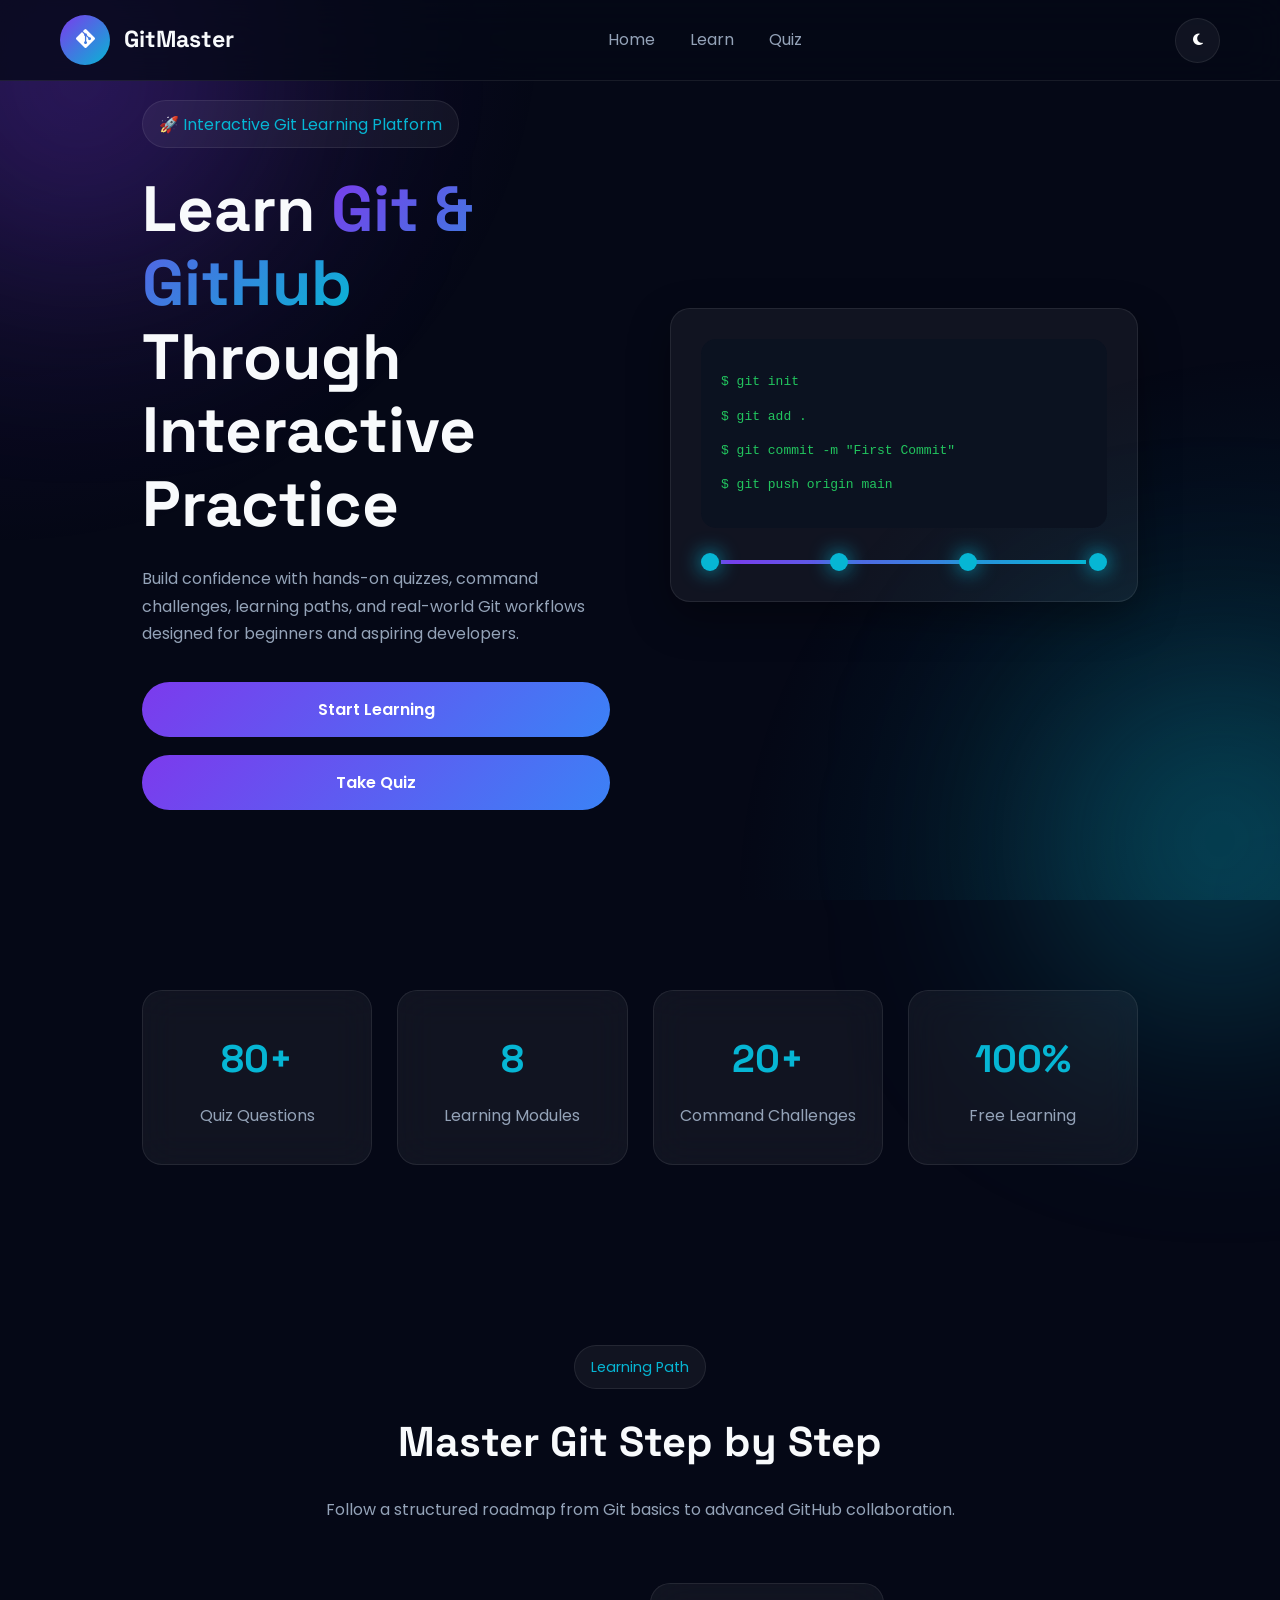
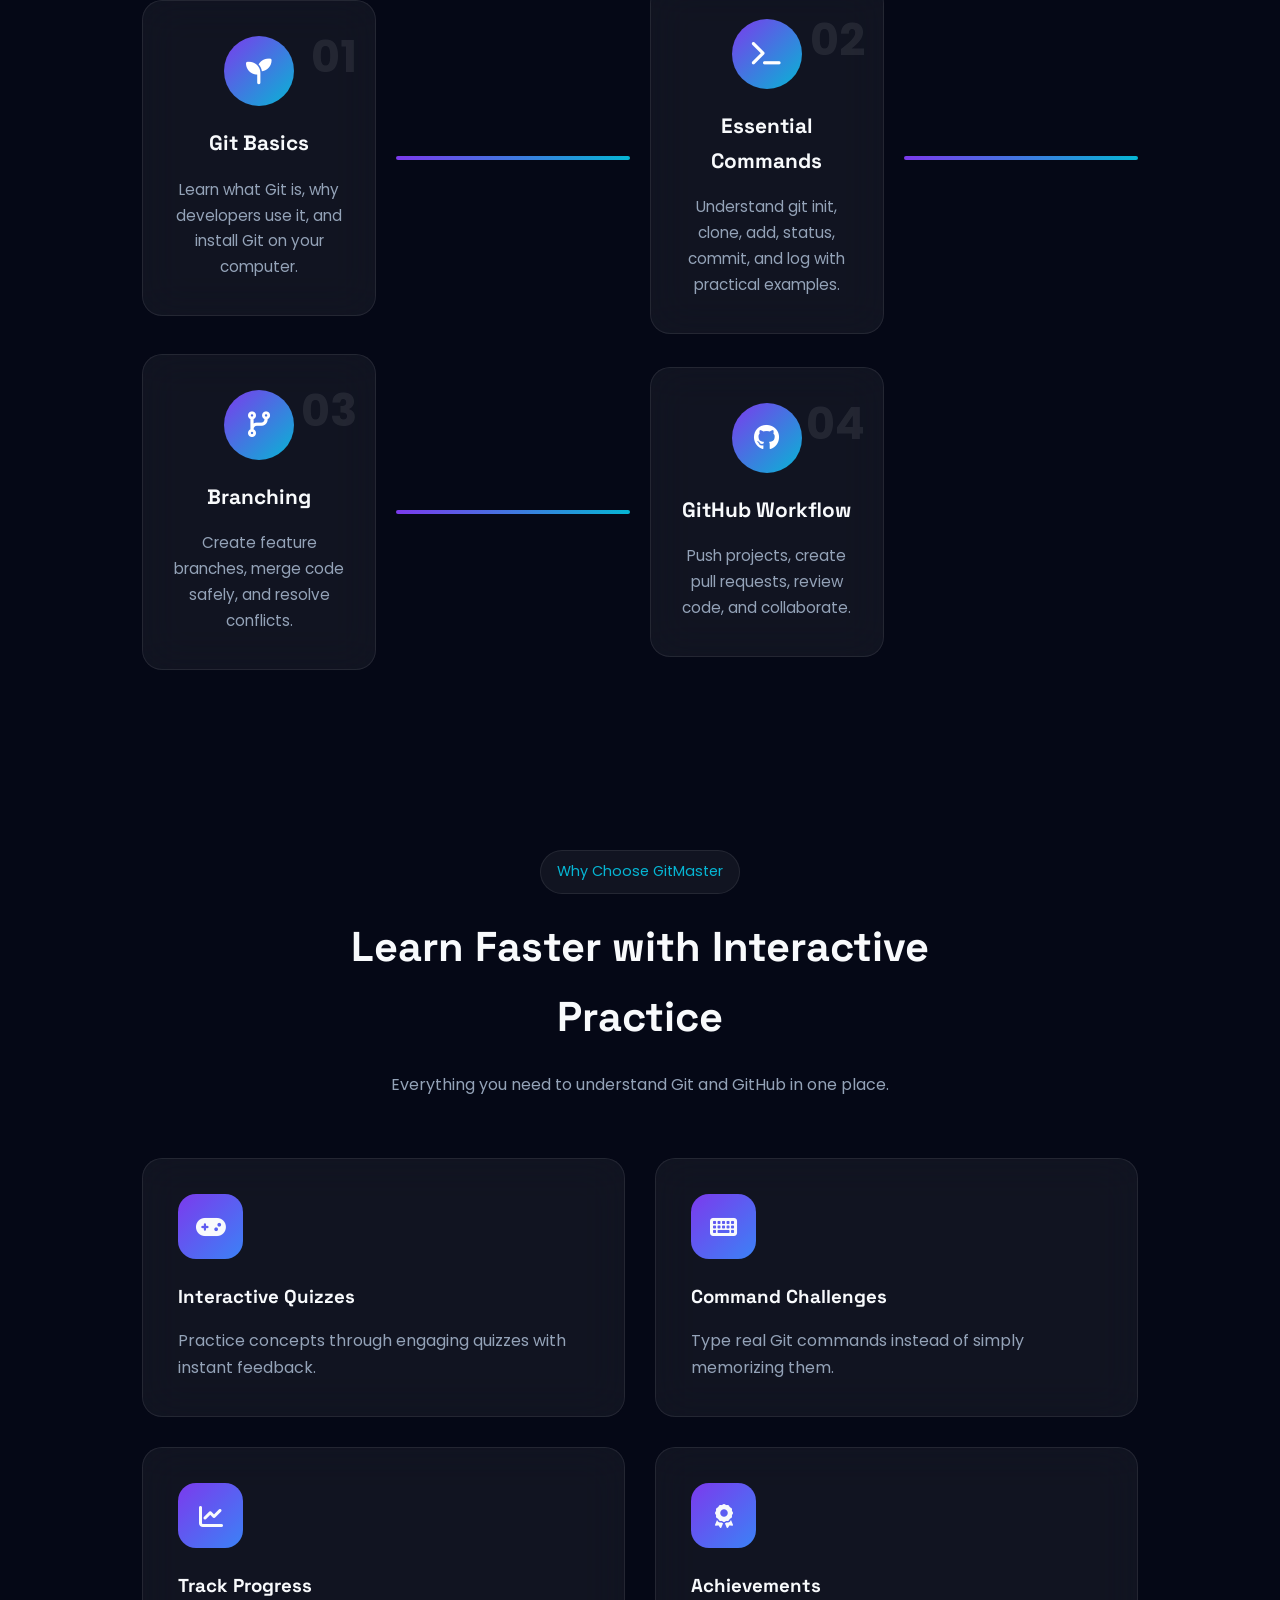
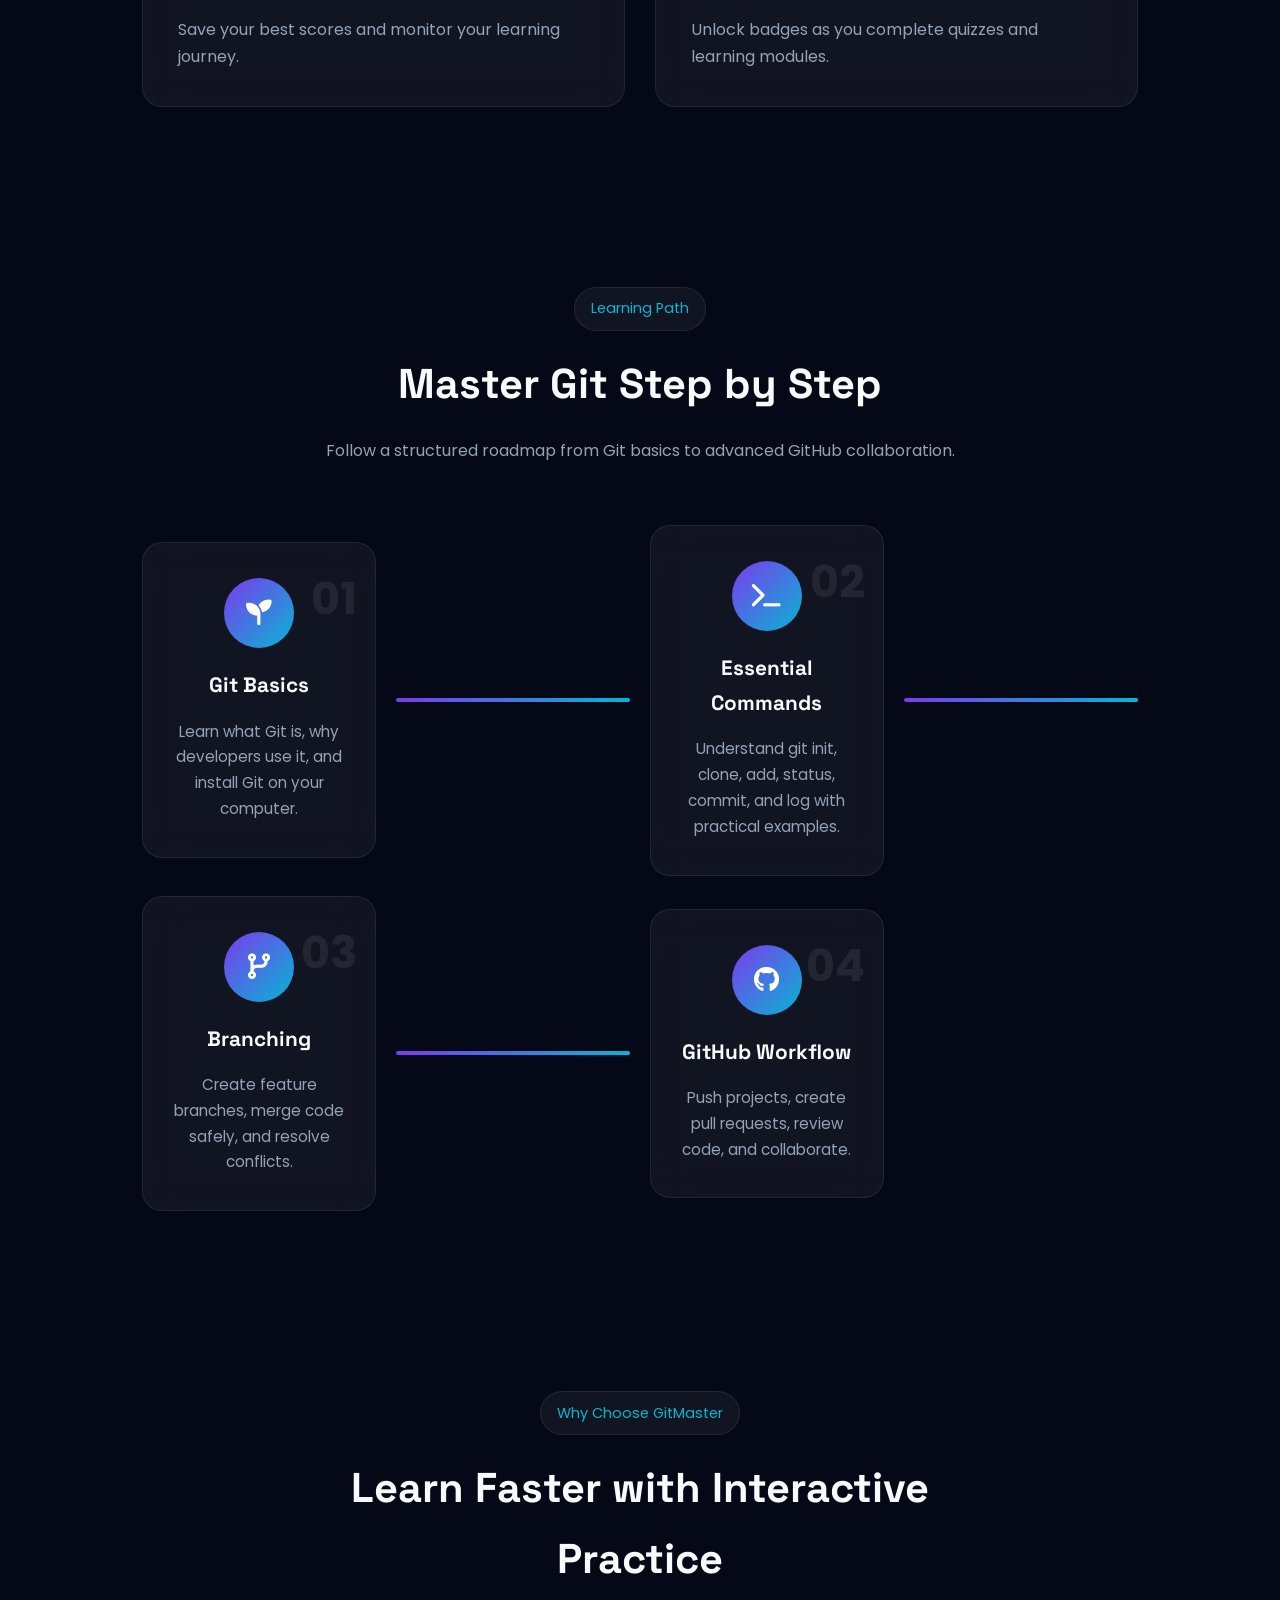
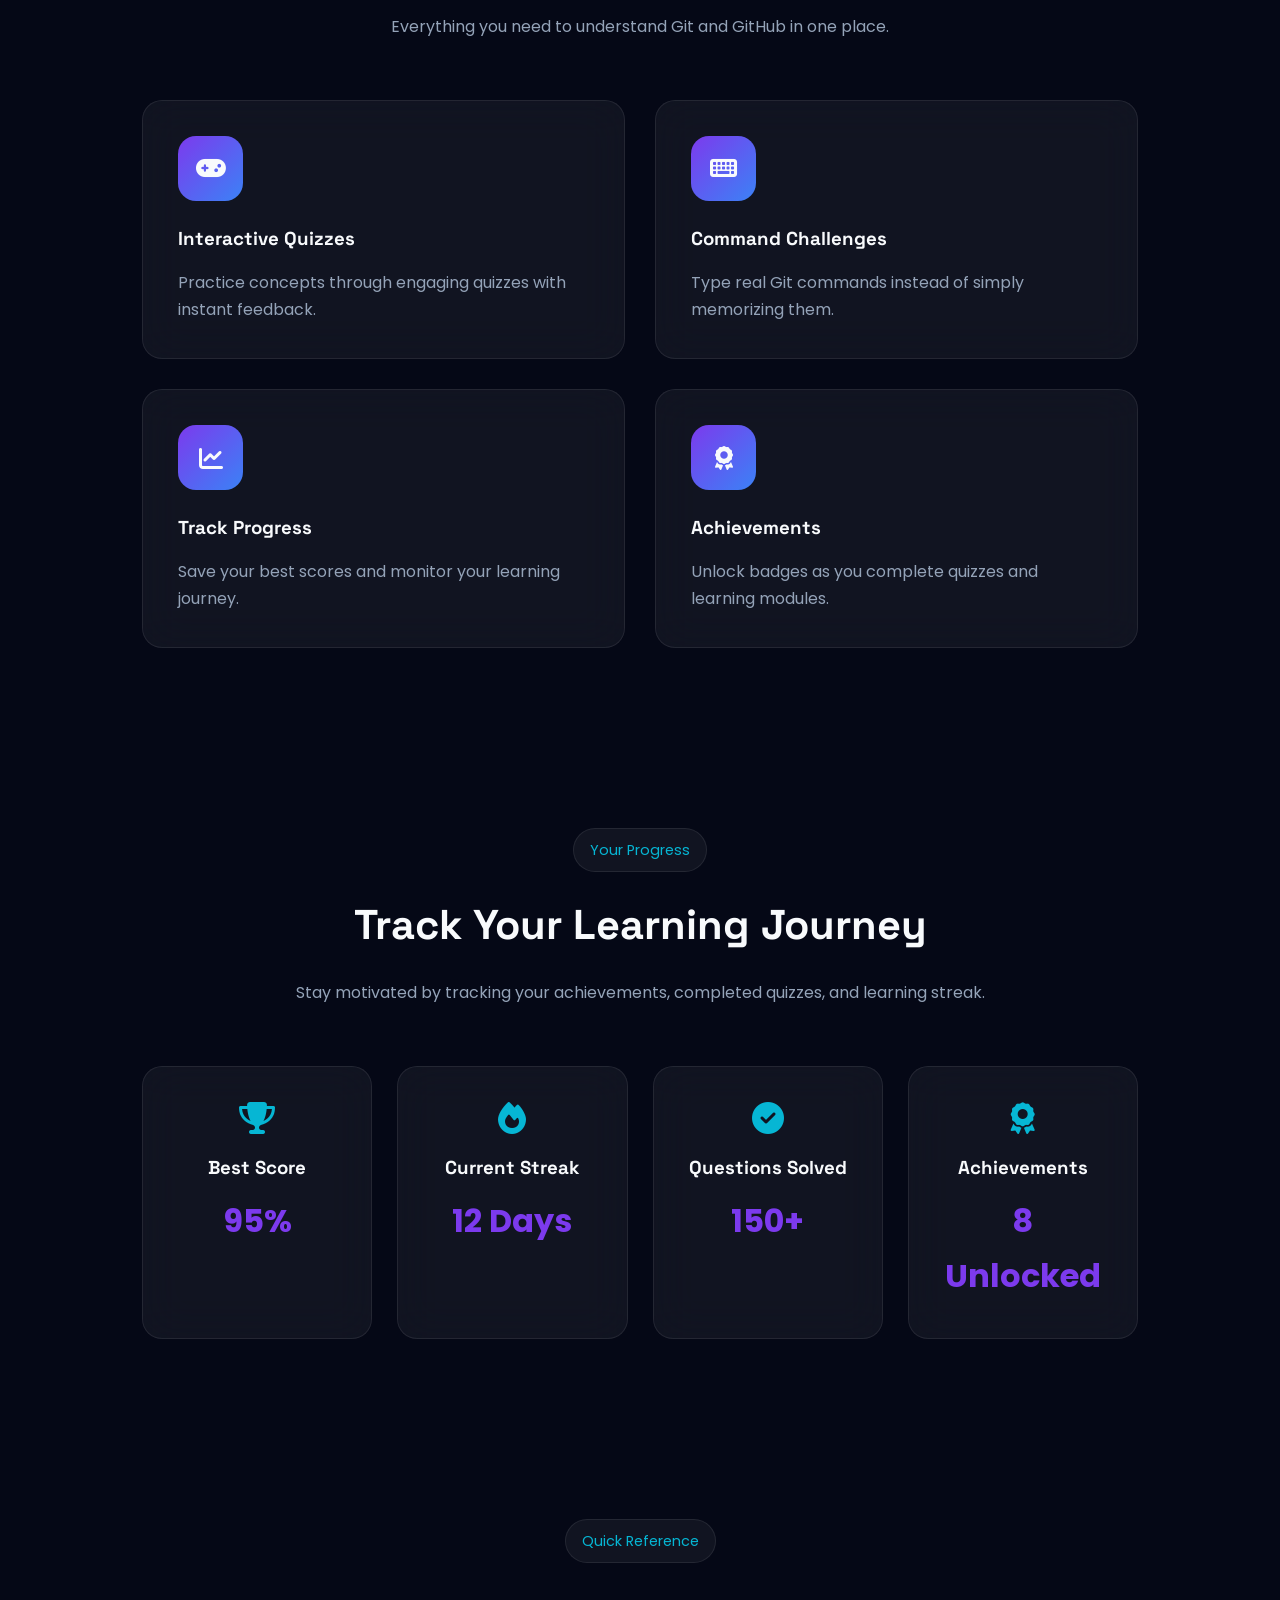
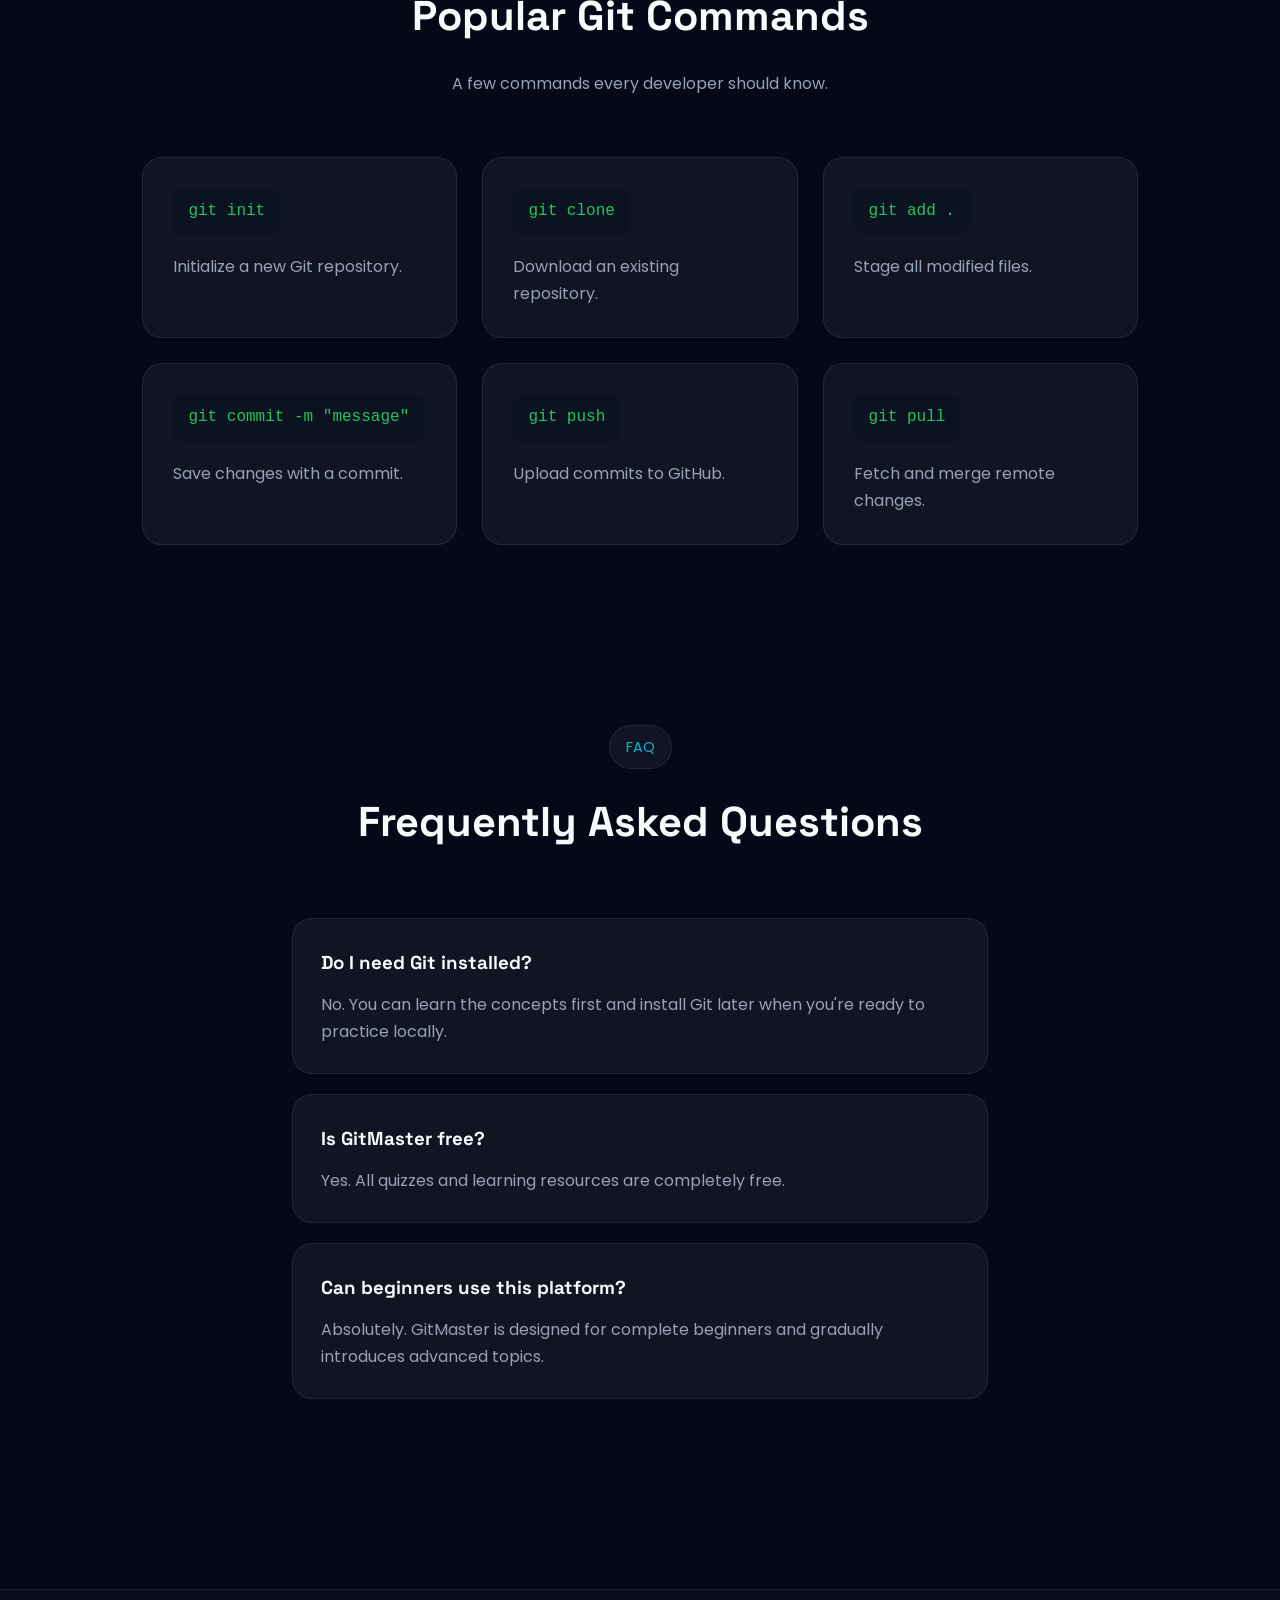
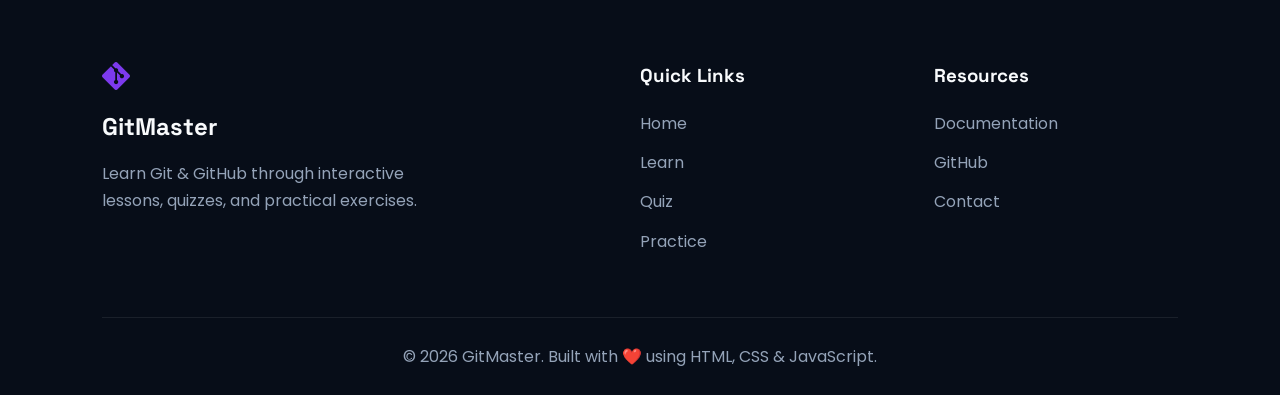
<file: index.html>
<!DOCTYPE html>
<html lang="en">

<head>
    <meta charset="UTF-8">
    <meta name="viewport" content="width=device-width, initial-scale=1.0">
    <title>GitMaster | Learn Git & GitHub Interactively</title>
    <meta name="description" content="Master Git & GitHub through interactive quizzes, command challenges, visual learning paths, and real-world practice.">
    <meta name="keywords" content="Git, GitHub, Git Quiz, Git Learning, Version Control, Developer, HTML CSS JavaScript">
    <meta name="author" content="Kushal Sarkar">
    <link rel="icon" href="assets/icons/favicon.png">
    <!-- Google Fonts -->
    <link rel="preconnect" href="https://fonts.googleapis.com">
    <link rel="preconnect" href="https://fonts.gstatic.com" crossorigin>
    <link href="https://fonts.googleapis.com/css2?family=Poppins:wght@300;400;500;600;700&family=Space+Grotesk:wght@400;500;600;700&display=swap" rel="stylesheet">
    <!-- Font Awesome -->
    <link rel="stylesheet" href="https://cdnjs.cloudflare.com/ajax/libs/font-awesome/6.7.2/css/all.min.css">
    <link rel="stylesheet" href="css/style.css">
</head>

<body>
    <!-- Background Effects -->
    <div class="gradient-bg"></div>
    <div class="blur blur-one"></div>
    <div class="blur blur-two"></div>
    <!-- ================= NAVBAR ================= -->
    <header>
        <nav class="navbar">
            <a href="#" class="logo">
                <div class="logo-icon">
                    <i class="fab fa-git-alt"></i>
                </div>
                <div class="logo-text">
                    <h2>GitMaster</h2>
                </div>
            </a>
            <ul class="nav-links">
                <li><a href="index.html">Home</a></li>
                <li><a href="learn.html">Learn</a></li>
                <li><a href="quiz.html">Quiz</a></li>
            </ul>
            <div class="nav-actions">
                <button id="theme-btn">
                    <i class="fas fa-moon"></i>
                </button>
                <button class="menu-btn">
                    <i class="fas fa-bars"></i>
                </button>
            </div>
        </nav>
    </header>
    <!-- ================= HERO ================= -->
    <section class="hero">
        <div class="hero-content">
            <span class="hero-badge">
                🚀 Interactive Git Learning Platform
            </span>
            <h1>
                Learn
                <span>Git & GitHub</span>
                Through Interactive Practice
            </h1>
            <p>
                Build confidence with hands-on quizzes,
                command challenges, learning paths,
                and real-world Git workflows designed
                for beginners and aspiring developers.
            </p>
            <div class="hero-buttons">
                <a href="learn.html" class="path-btn">
                    Start Learning
                </a>
                <a href="quiz.html" class="btn primary">
                    Take Quiz
                </a>
            </div>
        </div>
        <!-- Hero Illustration -->
        <div class="hero-visual">
            <div class="git-card">
                <div class="terminal">
                    <span>$ git init</span>
                    <span>$ git add .</span>
                    <span>$ git commit -m "First Commit"</span>
                    <span>$ git push origin main</span>
                </div>
                <div class="git-graph">
                    <div class="branch"></div>
                    <div class="node"></div>
                    <div class="node"></div>
                    <div class="node"></div>
                    <div class="node"></div>
                </div>
            </div>
        </div>
    </section>
    <!-- ================= STATS ================= -->
    <section class="stats">
        <div class="stat-card">
            <h2>80+</h2>
            <p>Quiz Questions</p>
        </div>
        <div class="stat-card">
            <h2>8</h2>
            <p>Learning Modules</p>
        </div>
        <div class="stat-card">
            <h2>20+</h2>
            <p>Command Challenges</p>
        </div>
        <div class="stat-card">
            <h2>100%</h2>
            <p>Free Learning</p>
        </div>
    </section>
    <!-- ================= LEARNING ROADMAP ================= -->
    <section class="roadmap" id="learn">
        <div class="section-heading">
            <span class="section-badge">
                Learning Path
            </span>
            <h2>Master Git Step by Step</h2>
            <p>
                Follow a structured roadmap from Git basics to advanced GitHub
                collaboration.
            </p>
        </div>
        <div class="roadmap-container">
            <div class="roadmap-card">
                <div class="roadmap-icon">
                    <i class="fa-solid fa-seedling"></i>
                </div>
                <h3>Git Basics</h3>
                <p>
                    Learn what Git is, why developers use it,
                    and install Git on your computer.
                </p>
                <span>01</span>
            </div>
            <div class="roadmap-line"></div>
            <div class="roadmap-card">
                <div class="roadmap-icon">
                    <i class="fa-solid fa-terminal"></i>
                </div>
                <h3>Essential Commands</h3>
                <p>
                    Understand git init, clone, add, status,
                    commit, and log with practical examples.
                </p>
                <span>02</span>
            </div>
            <div class="roadmap-line"></div>
            <div class="roadmap-card">
                <div class="roadmap-icon">
                    <i class="fa-solid fa-code-branch"></i>
                </div>
                <h3>Branching</h3>
                <p>
                    Create feature branches,
                    merge code safely,
                    and resolve conflicts.
                </p>
                <span>03</span>
            </div>
            <div class="roadmap-line"></div>
            <div class="roadmap-card">
                <div class="roadmap-icon">
                    <i class="fa-brands fa-github"></i>
                </div>
                <h3>GitHub Workflow</h3>
                <p>
                    Push projects,
                    create pull requests,
                    review code,
                    and collaborate.
                </p>
                <span>04</span>
            </div>
        </div>
    </section>
    <!-- ================= WHY GITMASTER ================= -->
    <section class="features">
        <div class="section-heading">
            <span class="section-badge">
                Why Choose GitMaster
            </span>
            <h2>Learn Faster with Interactive Practice</h2>
            <p>
                Everything you need to understand Git and GitHub
                in one place.
            </p>
        </div>
        <div class="feature-grid">
            <div class="feature-card">
                <i class="fa-solid fa-gamepad"></i>
                <h3>Interactive Quizzes</h3>
                <p>
                    Practice concepts through engaging quizzes with
                    instant feedback.
                </p>
            </div>
            <div class="feature-card">
                <i class="fa-solid fa-keyboard"></i>
                <h3>Command Challenges</h3>
                <p>
                    Type real Git commands instead of simply memorizing
                    them.
                </p>
            </div>
            <div class="feature-card">
                <i class="fa-solid fa-chart-line"></i>
                <h3>Track Progress</h3>
                <p>
                    Save your best scores and monitor your learning
                    journey.
                </p>
            </div>
            <div class="feature-card">
                <i class="fa-solid fa-award"></i>
                <h3>Achievements</h3>
                <p>
                    Unlock badges as you complete quizzes
                    and learning modules.
                </p>
            </div>
        </div>
    </section>
    <!-- ================= LEARNING ROADMAP ================= -->
    <section class="roadmap" id="learn">
        <div class="section-heading">
            <span class="section-badge">
                Learning Path
            </span>
            <h2>Master Git Step by Step</h2>
            <p>
                Follow a structured roadmap from Git basics to advanced GitHub
                collaboration.
            </p>
        </div>
        <div class="roadmap-container">
            <div class="roadmap-card">
                <div class="roadmap-icon">
                    <i class="fa-solid fa-seedling"></i>
                </div>
                <h3>Git Basics</h3>
                <p>
                    Learn what Git is, why developers use it,
                    and install Git on your computer.
                </p>
                <span>01</span>
            </div>
            <div class="roadmap-line"></div>
            <div class="roadmap-card">
                <div class="roadmap-icon">
                    <i class="fa-solid fa-terminal"></i>
                </div>
                <h3>Essential Commands</h3>
                <p>
                    Understand git init, clone, add, status,
                    commit, and log with practical examples.
                </p>
                <span>02</span>
            </div>
            <div class="roadmap-line"></div>
            <div class="roadmap-card">
                <div class="roadmap-icon">
                    <i class="fa-solid fa-code-branch"></i>
                </div>
                <h3>Branching</h3>
                <p>
                    Create feature branches,
                    merge code safely,
                    and resolve conflicts.
                </p>
                <span>03</span>
            </div>
            <div class="roadmap-line"></div>
            <div class="roadmap-card">
                <div class="roadmap-icon">
                    <i class="fa-brands fa-github"></i>
                </div>
                <h3>GitHub Workflow</h3>
                <p>
                    Push projects,
                    create pull requests,
                    review code,
                    and collaborate.
                </p>
                <span>04</span>
            </div>
        </div>
    </section>
    <!-- ================= WHY GITMASTER ================= -->
    <section class="features">
        <div class="section-heading">
            <span class="section-badge">
                Why Choose GitMaster
            </span>
            <h2>Learn Faster with Interactive Practice</h2>
            <p>
                Everything you need to understand Git and GitHub
                in one place.
            </p>
        </div>
        <div class="feature-grid">
            <div class="feature-card">
                <i class="fa-solid fa-gamepad"></i>
                <h3>Interactive Quizzes</h3>
                <p>
                    Practice concepts through engaging quizzes with
                    instant feedback.
                </p>
            </div>
            <div class="feature-card">
                <i class="fa-solid fa-keyboard"></i>
                <h3>Command Challenges</h3>
                <p>
                    Type real Git commands instead of simply memorizing
                    them.
                </p>
            </div>
            <div class="feature-card">
                <i class="fa-solid fa-chart-line"></i>
                <h3>Track Progress</h3>
                <p>
                    Save your best scores and monitor your learning
                    journey.
                </p>
            </div>
            <div class="feature-card">
                <i class="fa-solid fa-award"></i>
                <h3>Achievements</h3>
                <p>
                    Unlock badges as you complete quizzes
                    and learning modules.
                </p>
            </div>
        </div>
    </section>
    <!-- ================= PROGRESS DASHBOARD ================= -->
    <section class="dashboard">
        <div class="section-heading">
            <span class="section-badge">
                Your Progress
            </span>
            <h2>Track Your Learning Journey</h2>
            <p>
                Stay motivated by tracking your achievements,
                completed quizzes, and learning streak.
            </p>
        </div>
        <div class="dashboard-grid">
            <div class="dashboard-card">
                <i class="fa-solid fa-trophy"></i>
                <h3>Best Score</h3>
                <span>95%</span>
            </div>
            <div class="dashboard-card">
                <i class="fa-solid fa-fire"></i>
                <h3>Current Streak</h3>
                <span>12 Days</span>
            </div>
            <div class="dashboard-card">
                <i class="fa-solid fa-circle-check"></i>
                <h3>Questions Solved</h3>
                <span>150+</span>
            </div>
            <div class="dashboard-card">
                <i class="fa-solid fa-award"></i>
                <h3>Achievements</h3>
                <span>8 Unlocked</span>
            </div>
        </div>
    </section>
    <!-- ================= POPULAR COMMANDS ================= -->
    <section class="commands">
        <div class="section-heading">
            <span class="section-badge">
                Quick Reference
            </span>
            <h2>Popular Git Commands</h2>
            <p>
                A few commands every developer should know.
            </p>
        </div>
        <div class="command-grid">
            <div class="command-card">
                <code>git init</code>
                <p>Initialize a new Git repository.</p>
            </div>
            <div class="command-card">
                <code>git clone</code>
                <p>Download an existing repository.</p>
            </div>
            <div class="command-card">
                <code>git add .</code>
                <p>Stage all modified files.</p>
            </div>
            <div class="command-card">
                <code>git commit -m "message"</code>
                <p>Save changes with a commit.</p>
            </div>
            <div class="command-card">
                <code>git push</code>
                <p>Upload commits to GitHub.</p>
            </div>
            <div class="command-card">
                <code>git pull</code>
                <p>Fetch and merge remote changes.</p>
            </div>
        </div>
    </section>
    <!-- ================= FAQ ================= -->
    <section class="faq">
        <div class="section-heading">
            <span class="section-badge">
                FAQ
            </span>
            <h2>Frequently Asked Questions</h2>
        </div>
        <div class="faq-container">
            <div class="faq-item">
                <h3>Do I need Git installed?</h3>
                <p>
                    No. You can learn the concepts first and install Git later
                    when you're ready to practice locally.
                </p>
            </div>
            <div class="faq-item">
                <h3>Is GitMaster free?</h3>
                <p>
                    Yes. All quizzes and learning resources are completely free.
                </p>
            </div>
            <div class="faq-item">
                <h3>Can beginners use this platform?</h3>
                <p>
                    Absolutely. GitMaster is designed for complete beginners and
                    gradually introduces advanced topics.
                </p>
            </div>
        </div>
    </section>
    <!-- ================= FOOTER ================= -->
    <footer>
        <div class="footer-content">
            <div class="footer-logo">
                <i class="fab fa-git-alt"></i>
                <h2>GitMaster</h2>
                <p>
                    Learn Git & GitHub through interactive lessons,
                    quizzes, and practical exercises.
                </p>
            </div>
            <div class="footer-links">
                <h3>Quick Links</h3>
                <a href="#">Home</a>
                <a href="#">Learn</a>
                <a href="#">Quiz</a>
                <a href="#">Practice</a>
            </div>
            <div class="footer-links">
                <h3>Resources</h3>
                <a href="#">Documentation</a>
                <a href="#">GitHub</a>
                <a href="#">Contact</a>
            </div>
        </div>
        <div class="footer-bottom">
            <p>
                © 2026 GitMaster. Built with ❤️ using HTML, CSS & JavaScript.
            </p>
        </div>
    </footer>
    <!-- Back To Top -->
    <button id="scrollTop">
        <i class="fas fa-arrow-up"></i>
    </button>
    <script src="js/script.js"></script>
</body>

</html>
</file>
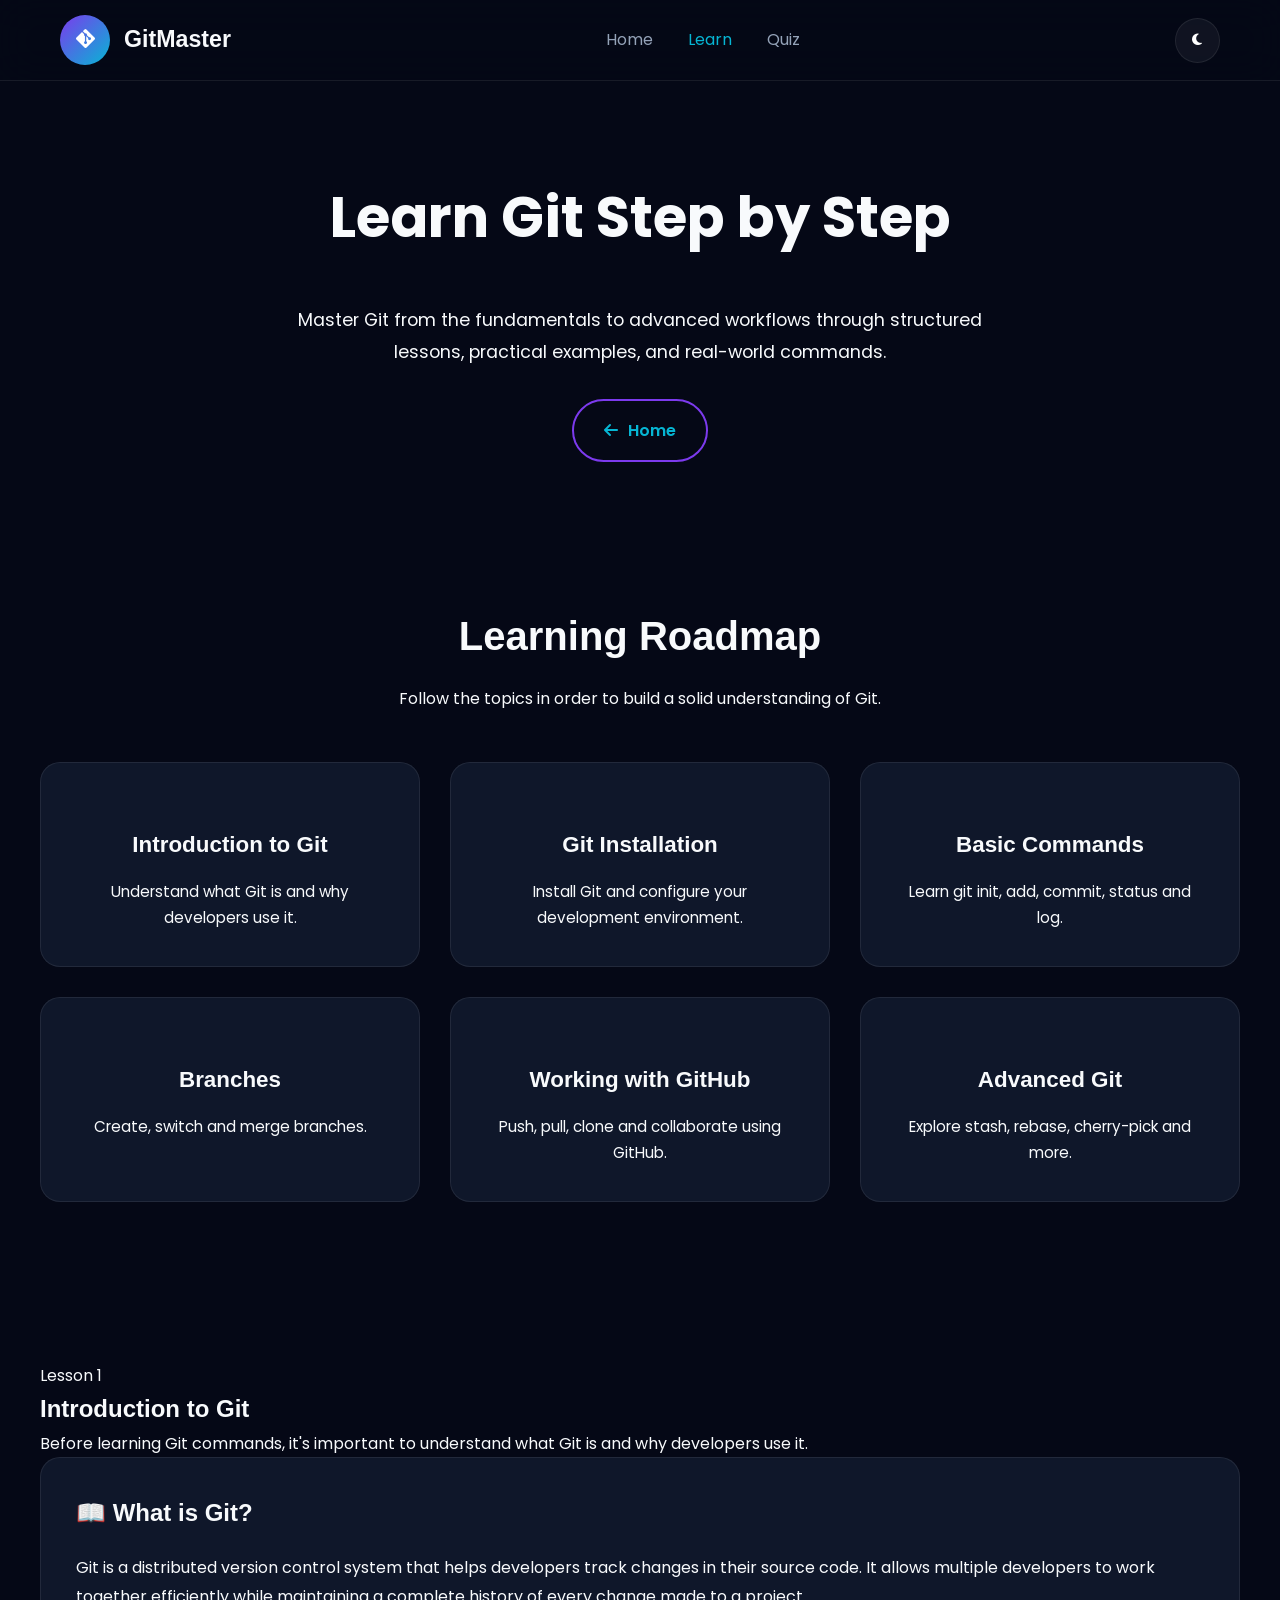
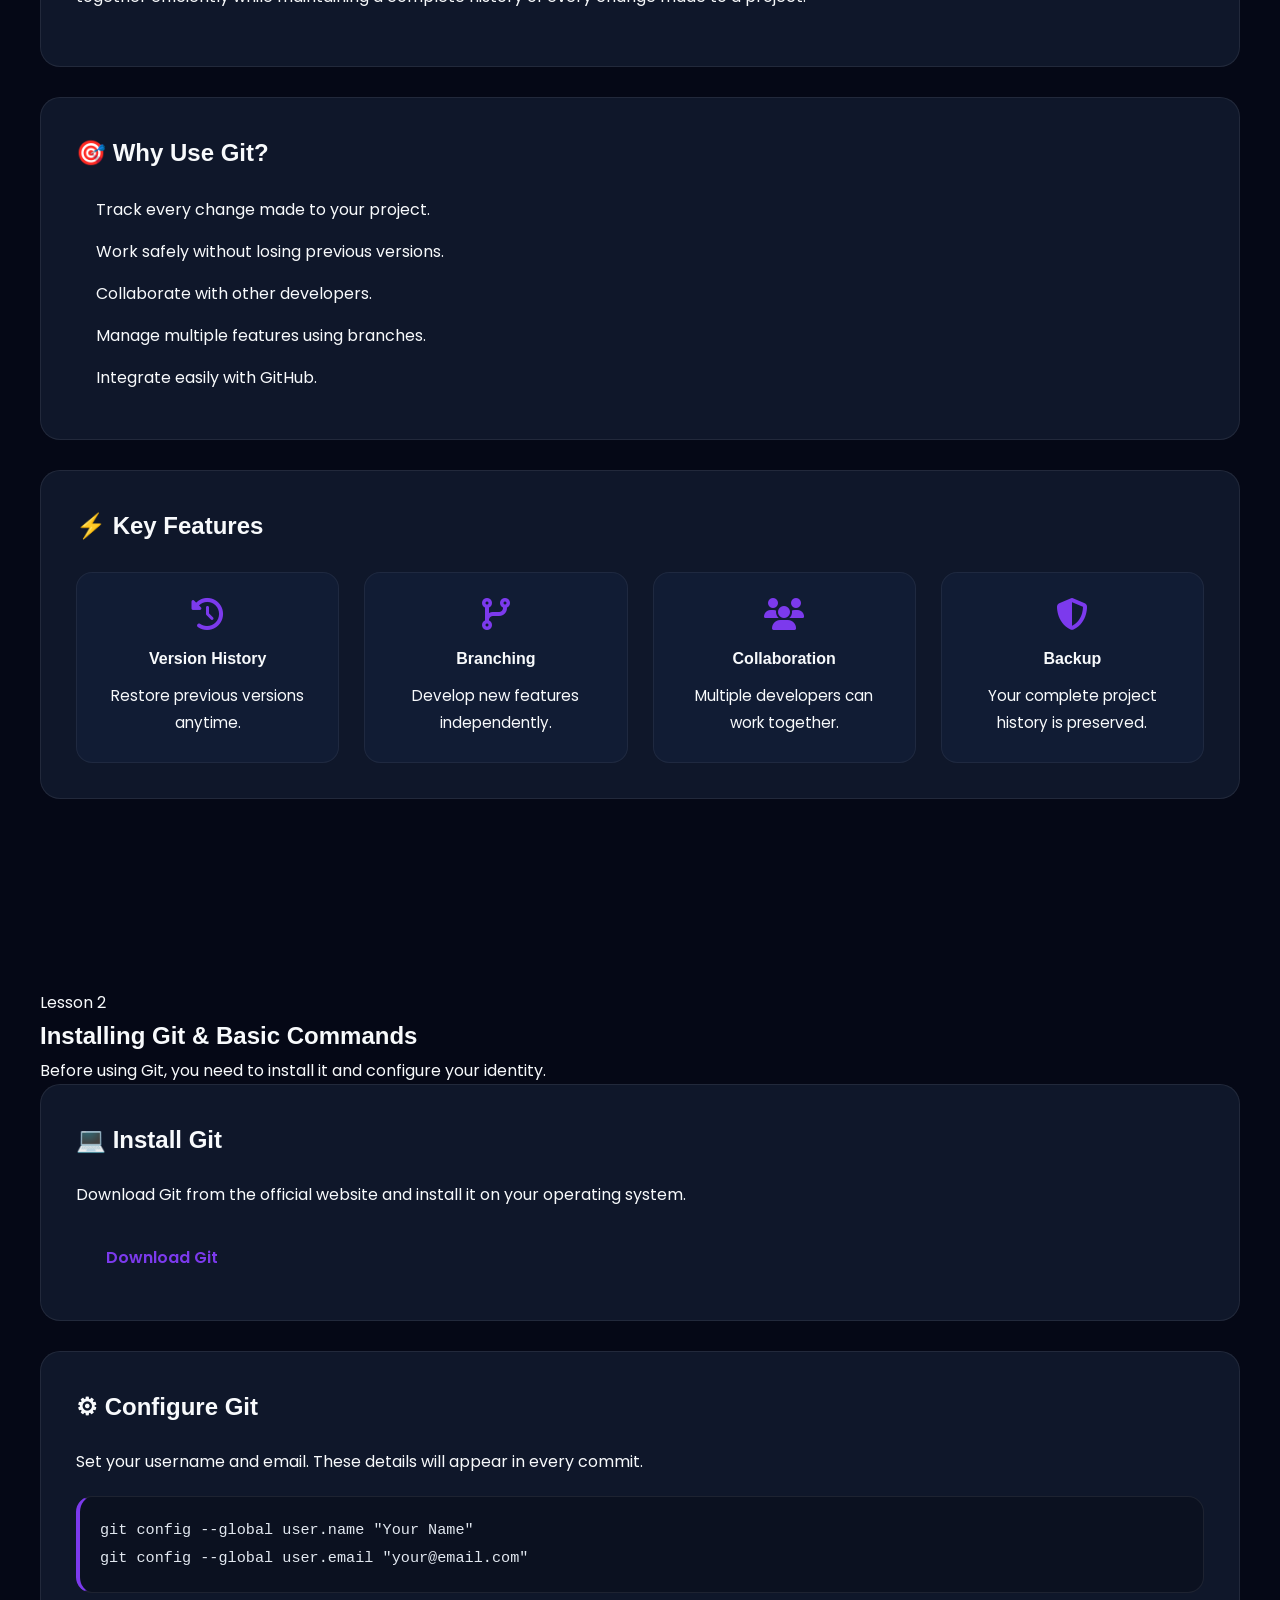
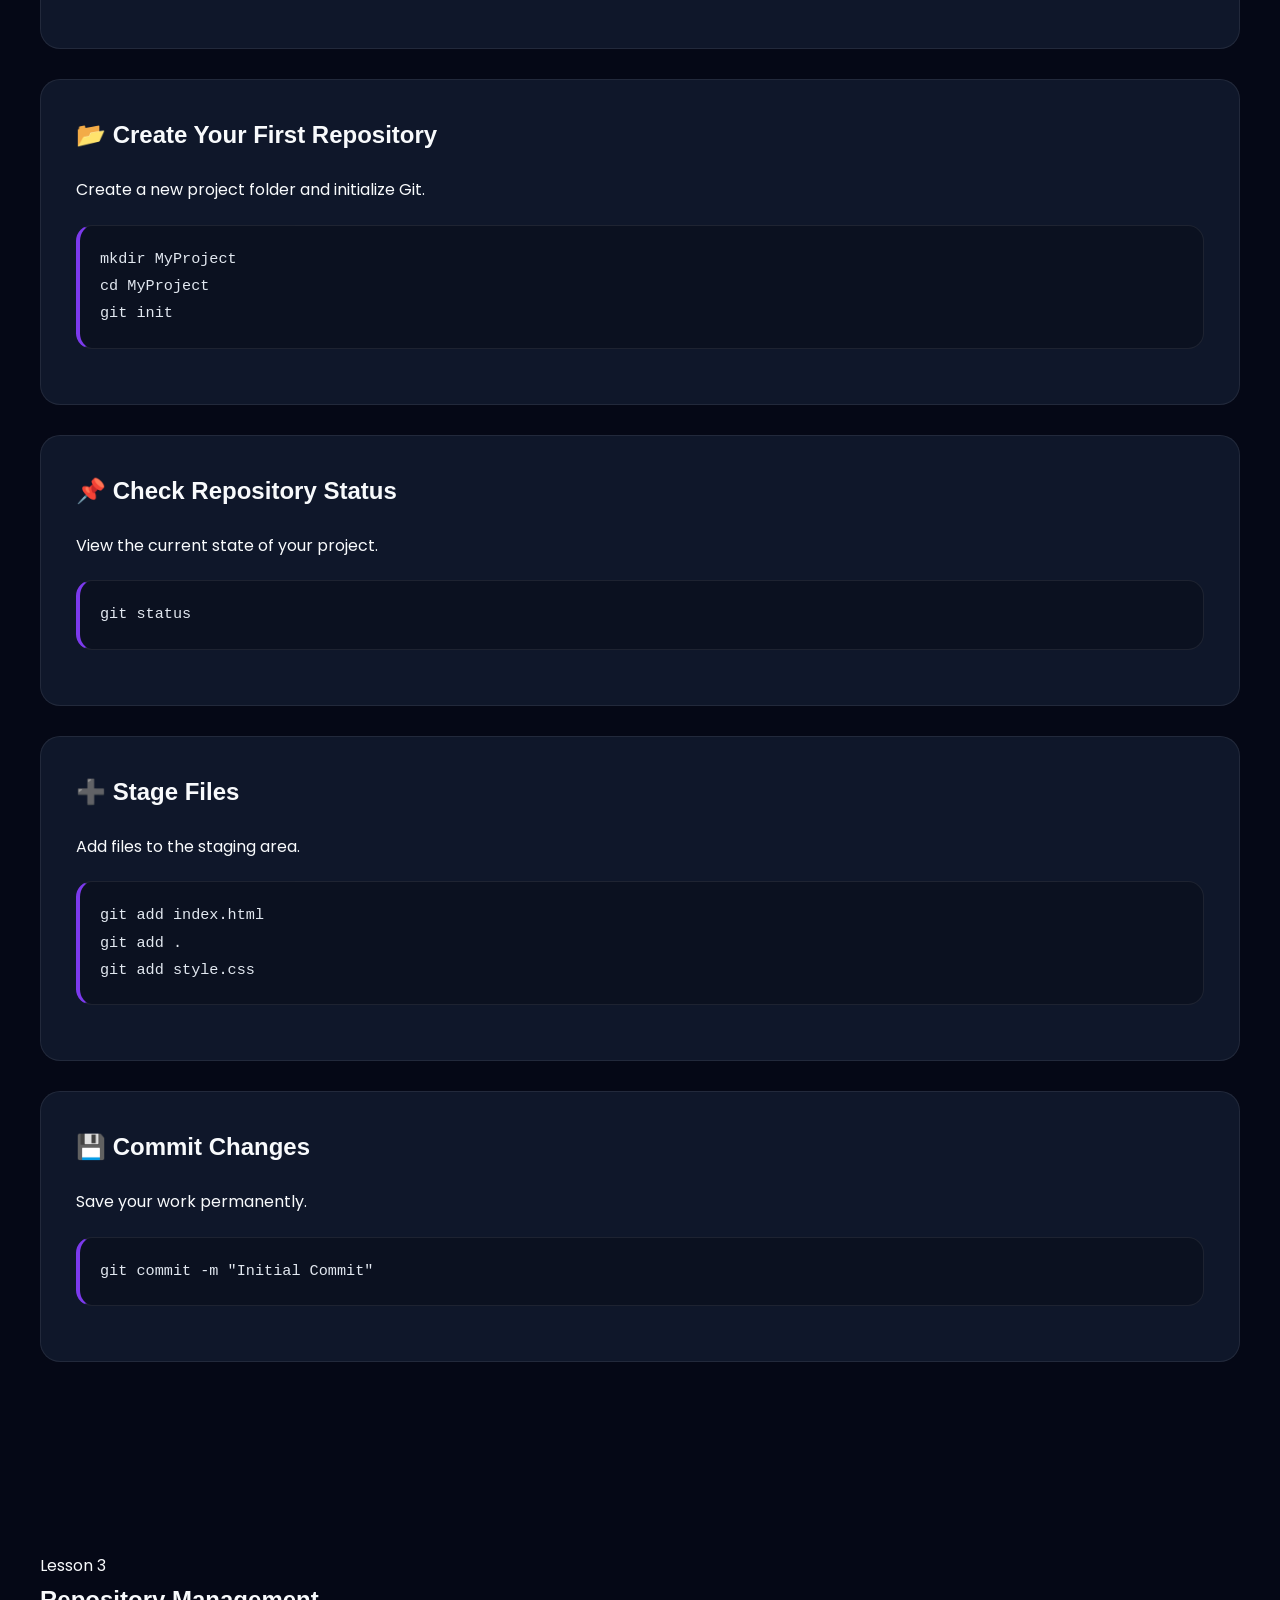
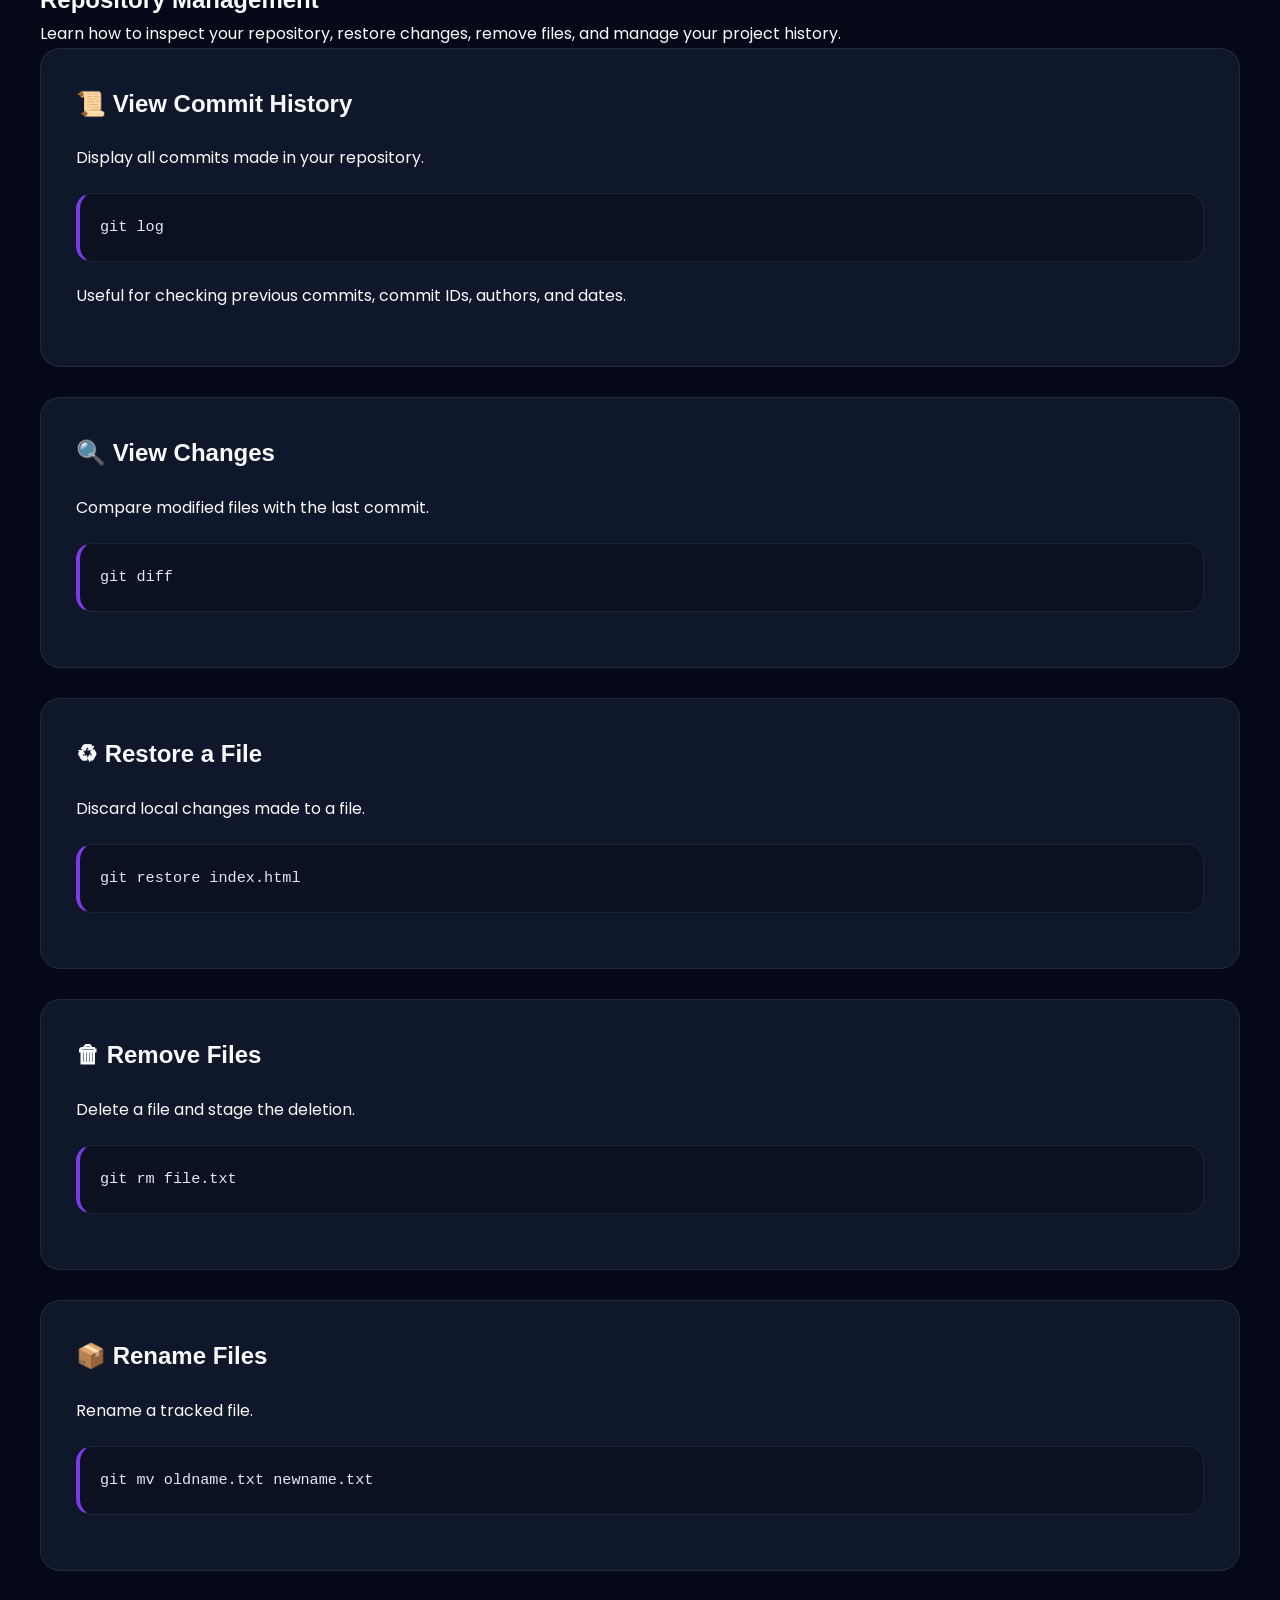
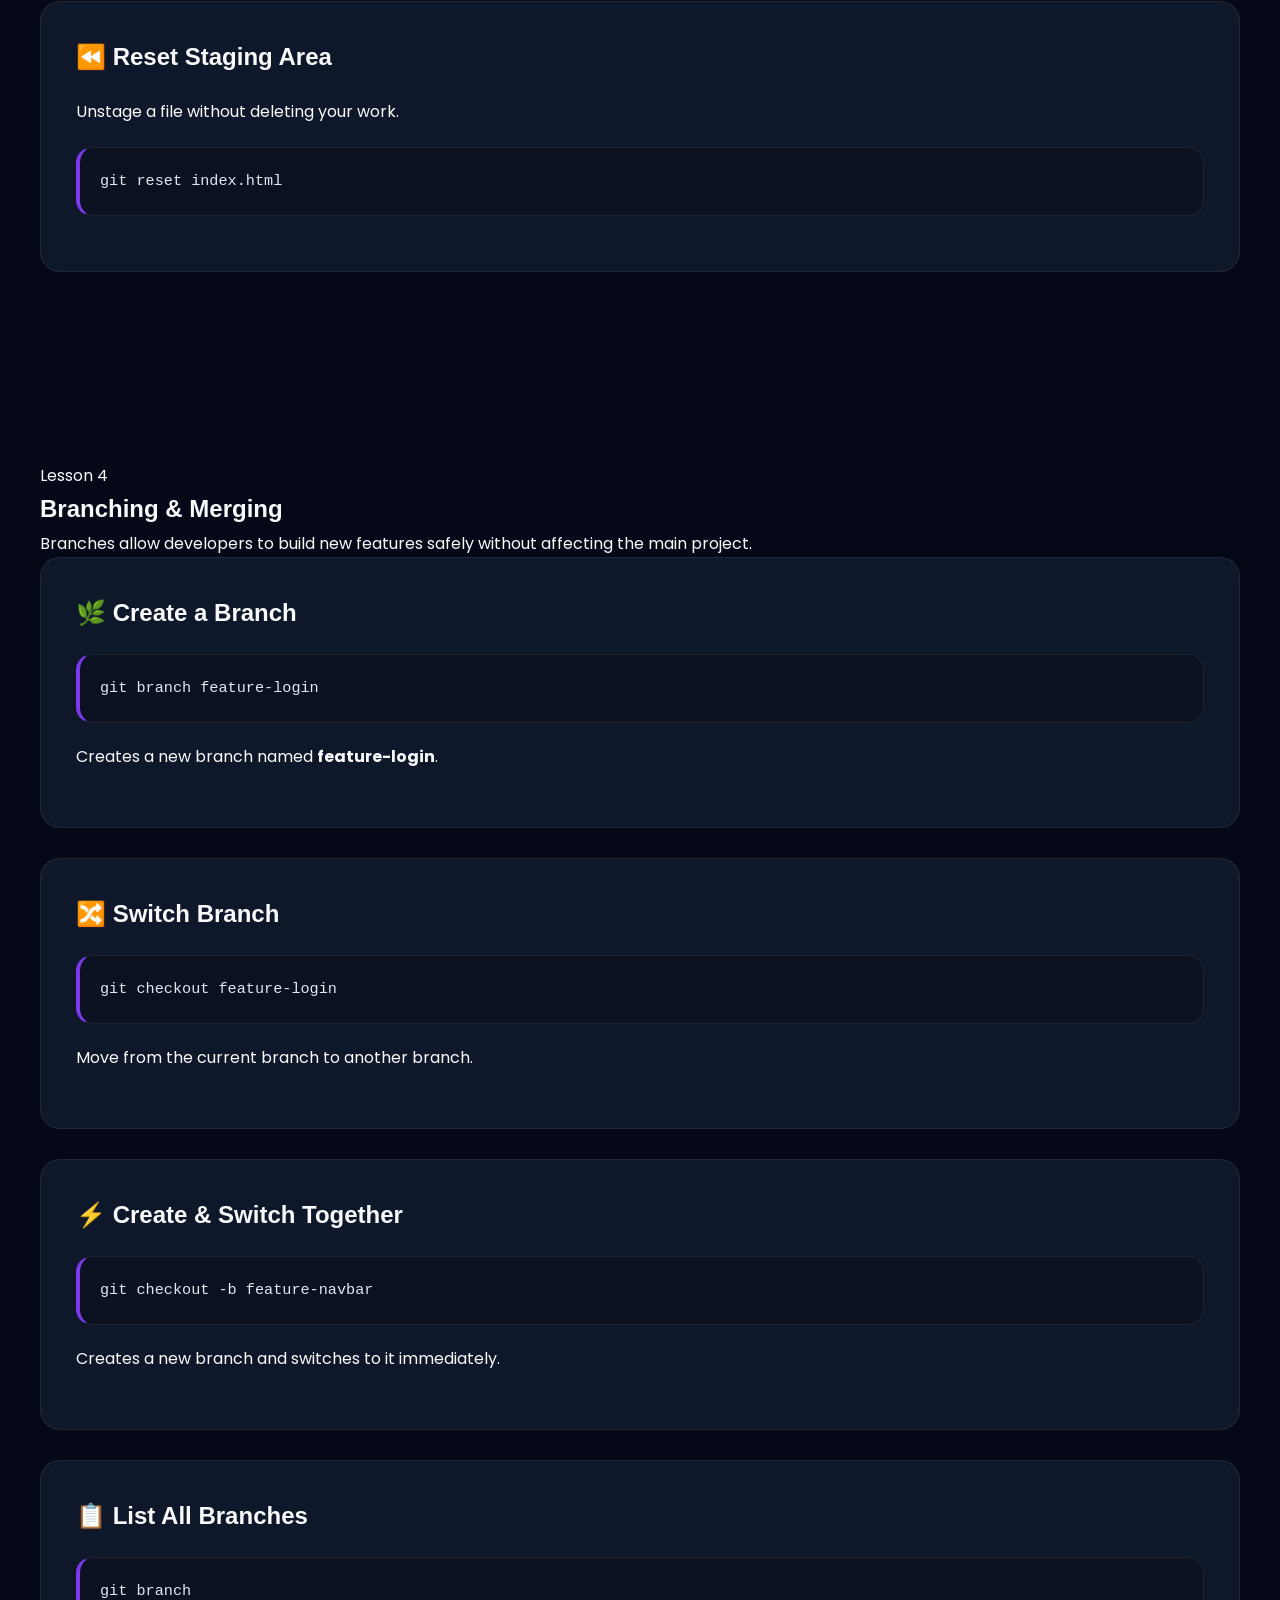
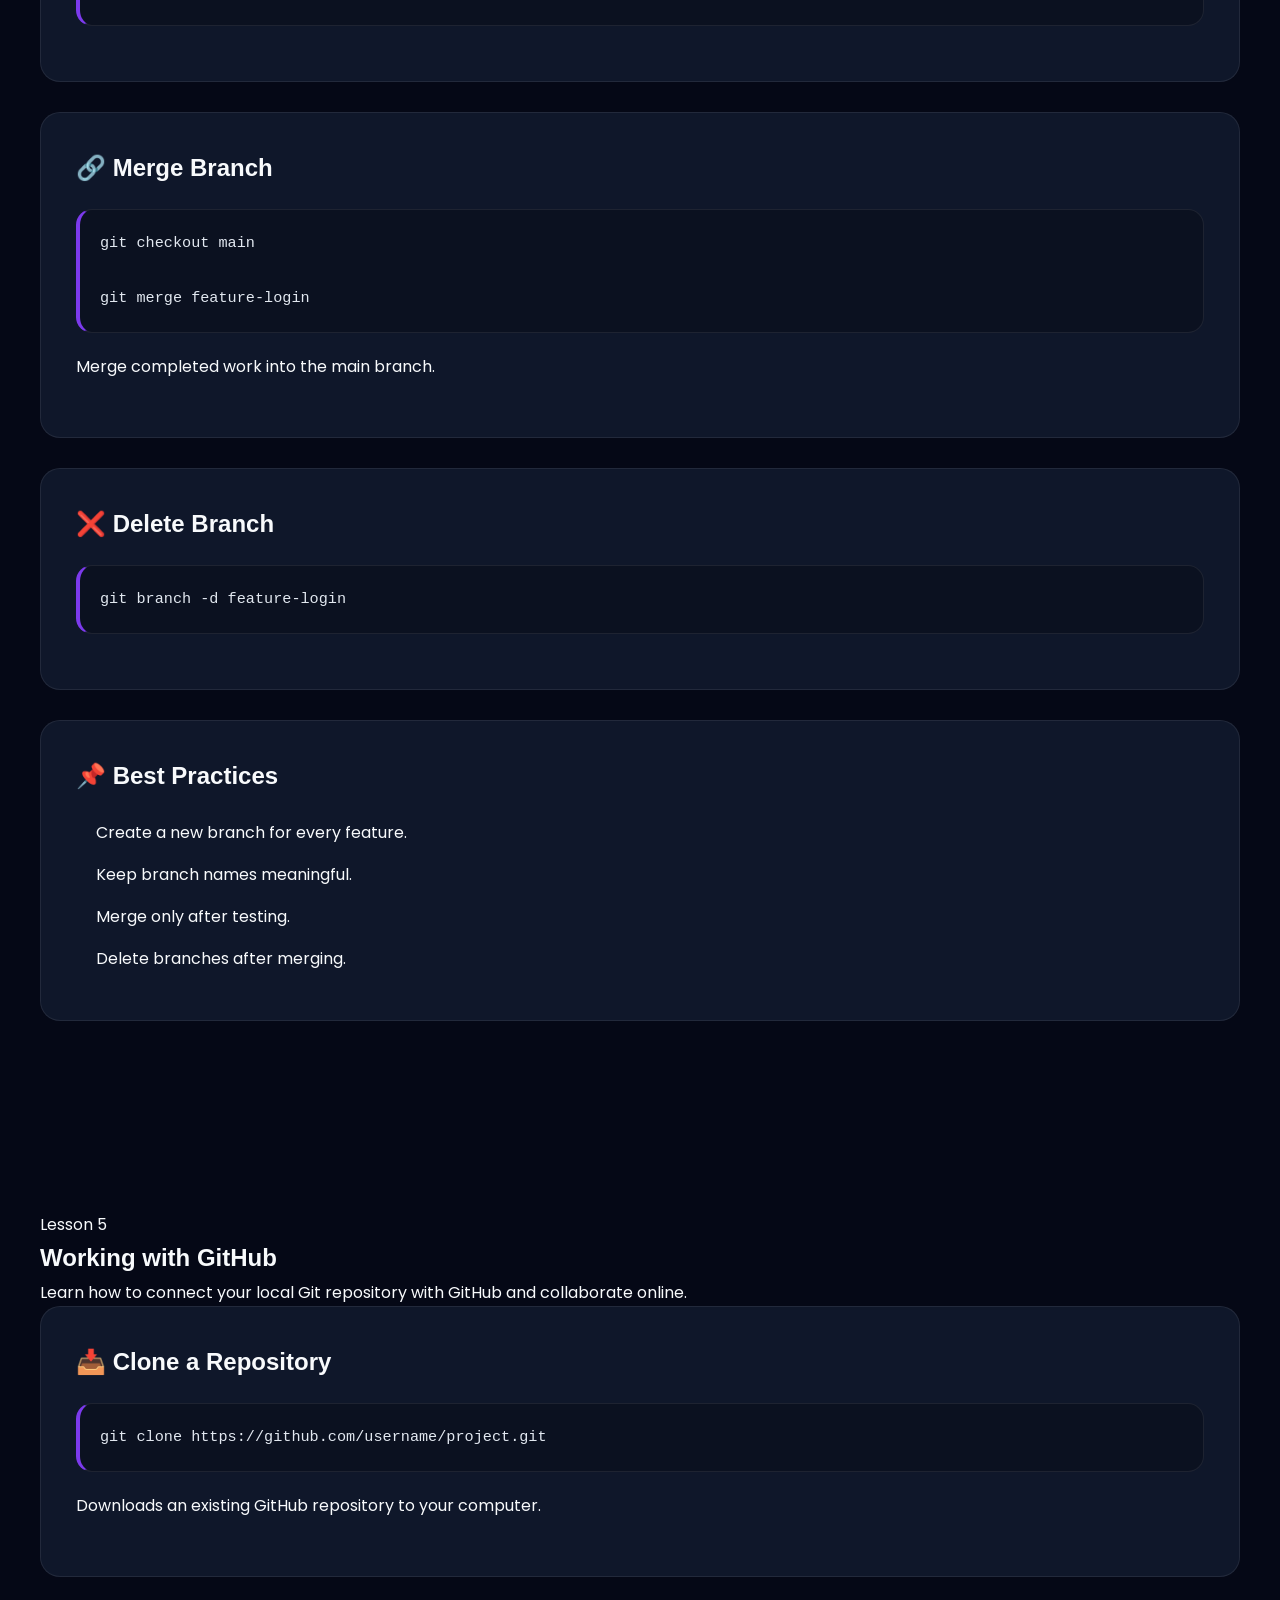
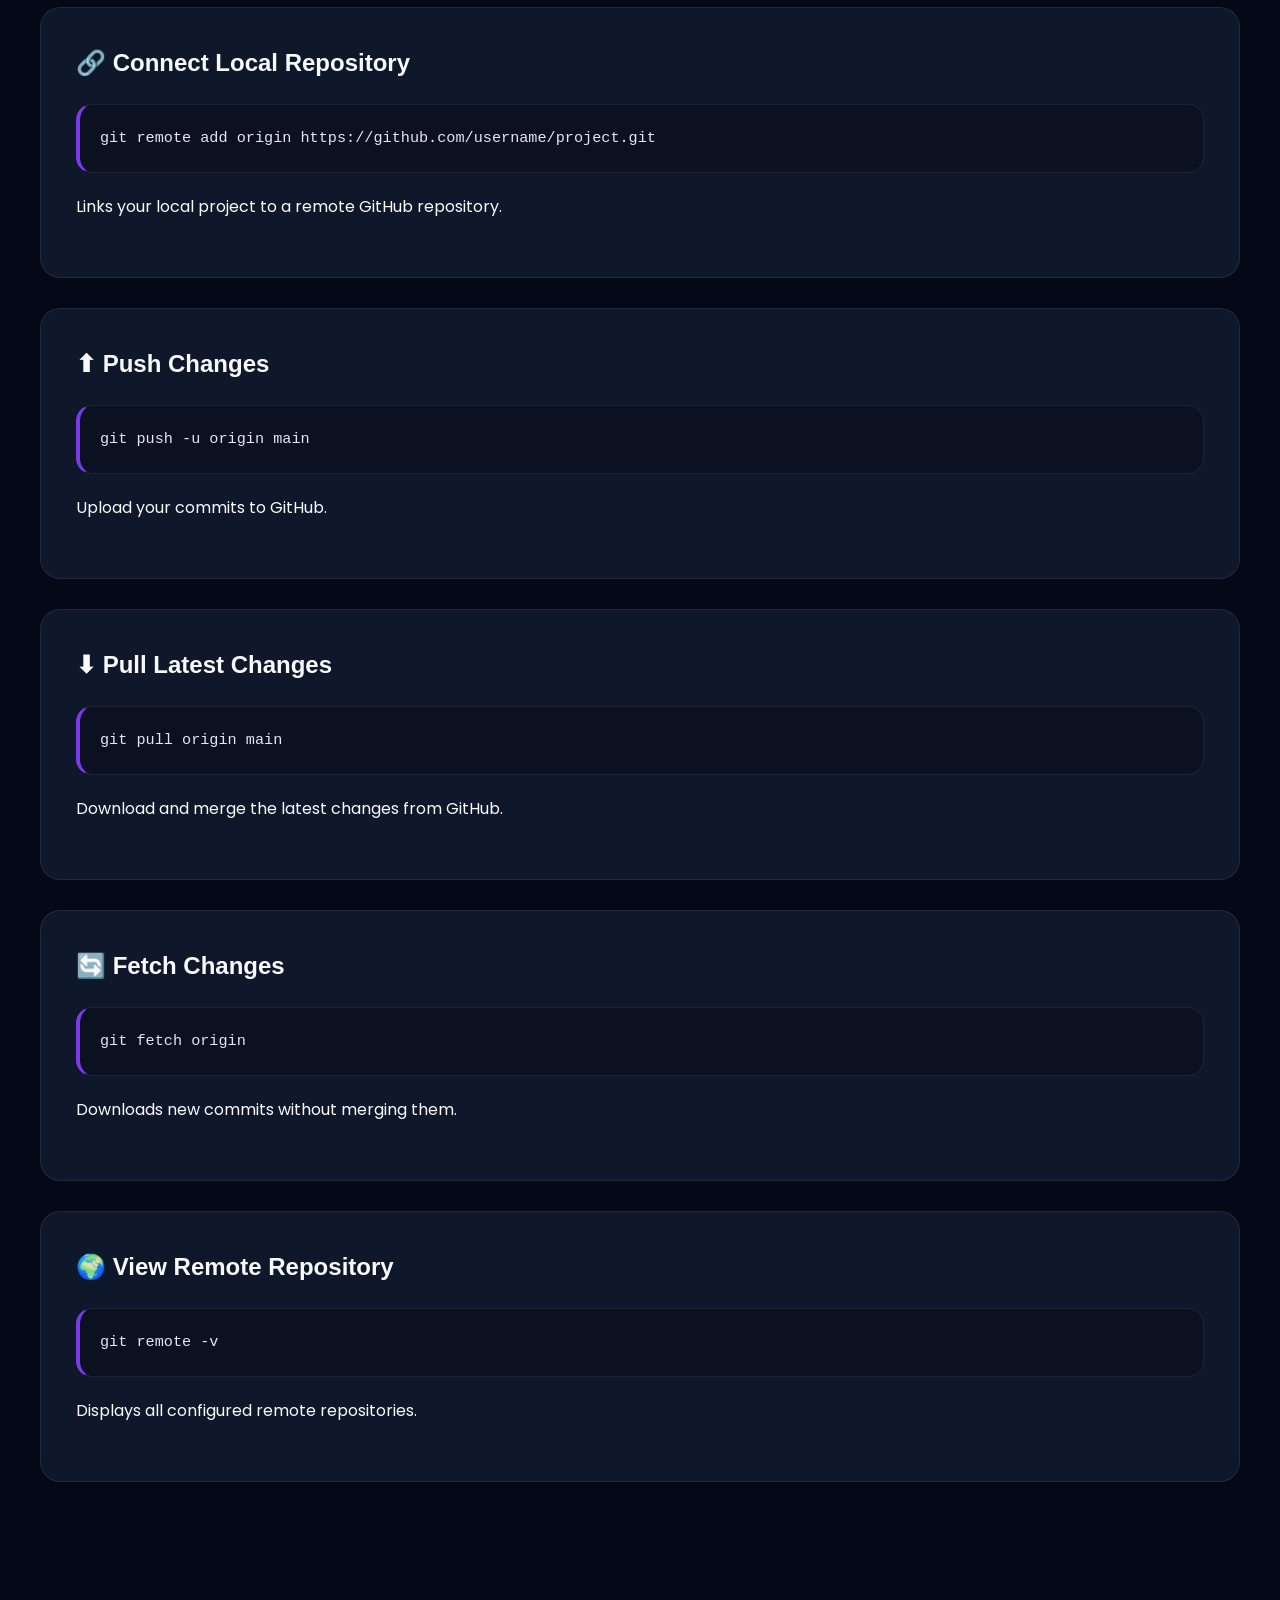
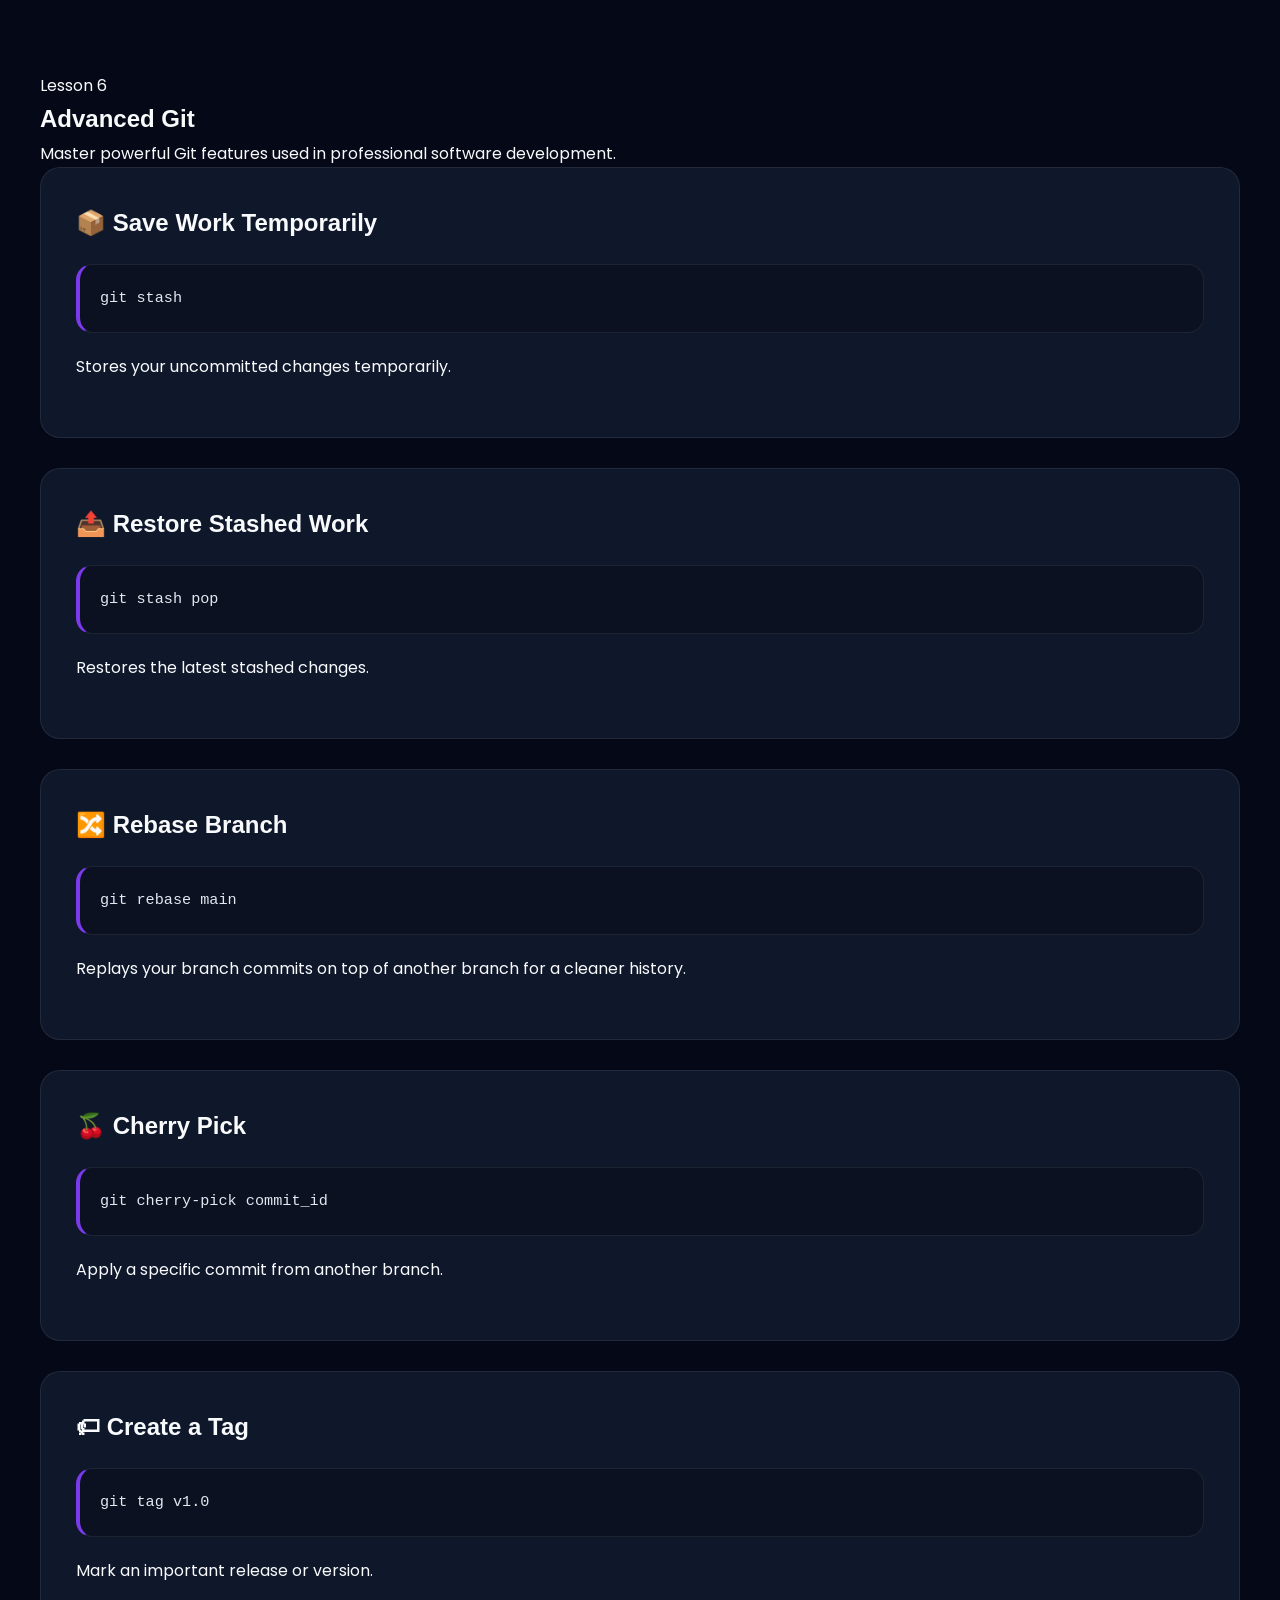
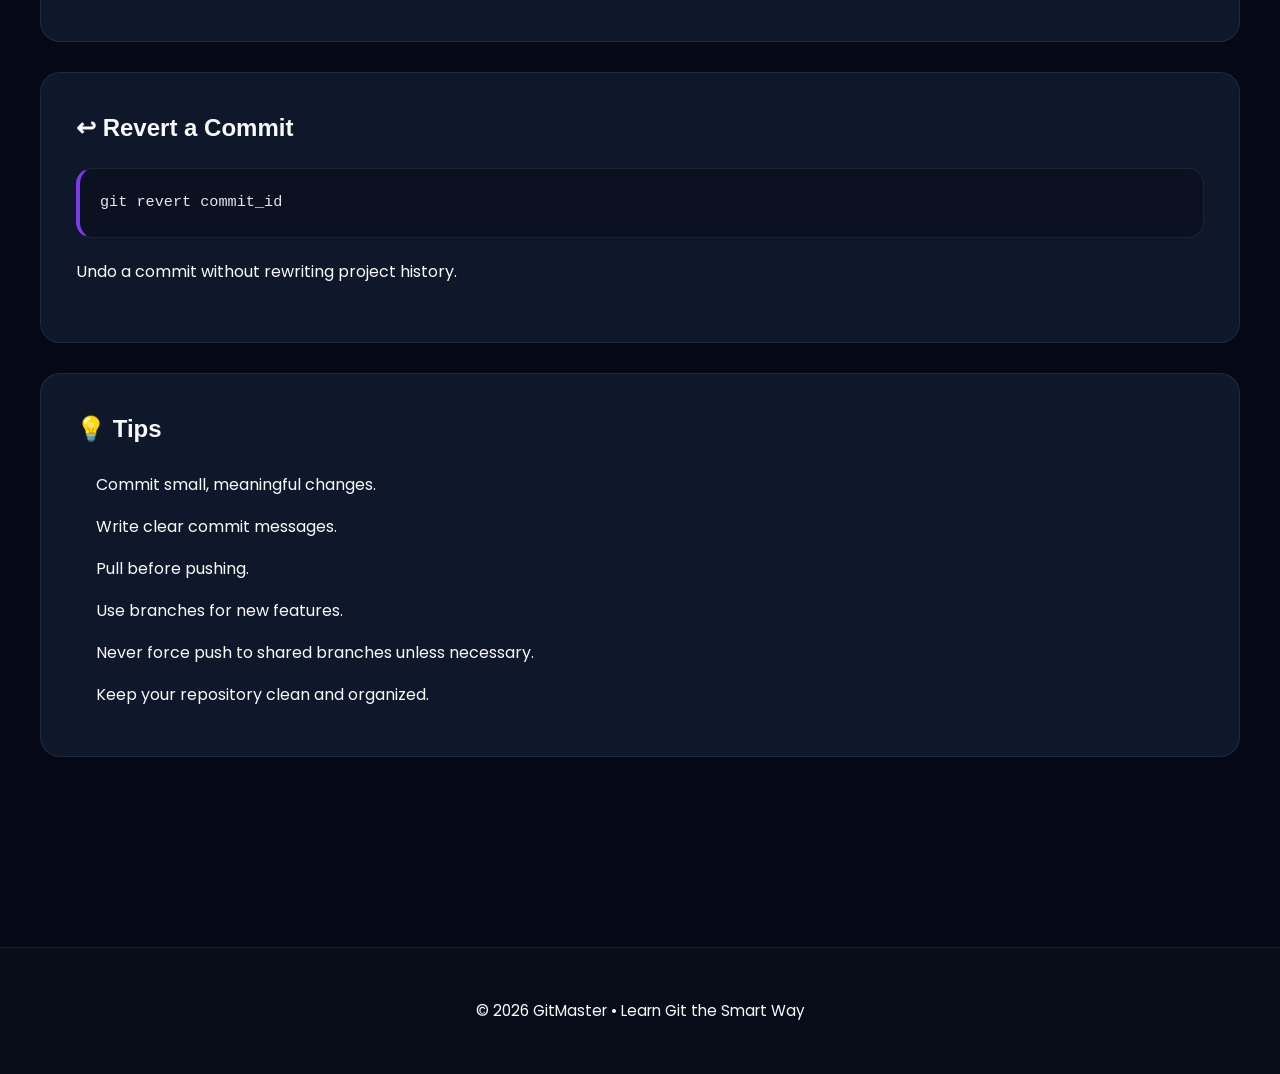
<file: learn.html>
<!DOCTYPE html>
<html lang="en">

<head>
    <meta charset="UTF-8">
    <meta name="viewport" content="width=device-width, initial-scale=1.0">
    <title>Learn Git | GitMaster</title>
    <link rel="stylesheet" href="css/style.css">
    <link rel="stylesheet" href="css/learn.css">
    <link rel="preconnect" href="https://fonts.googleapis.com">
    <link rel="preconnect" href="https://fonts.gstatic.com" crossorigin>
    <link href="https://fonts.googleapis.com/css2?family=Poppins:wght@300;400;500;600;700&display=swap" rel="stylesheet">
    <link rel="stylesheet" href="https://cdnjs.cloudflare.com/ajax/libs/font-awesome/6.7.2/css/all.min.css">
</head>

<body>
    <!-- ================= NAVBAR ================= -->
    <header>
        <nav class="navbar">
            <a href="index.html" class="logo">
                <div class="logo-icon">
                    <i class="fab fa-git-alt"></i>
                </div>
                <div class="logo-text">
                    <h2>GitMaster</h2>
                </div>
            </a>
            <ul class="nav-links">
                <li><a href="index.html">Home</a></li>
                <li><a href="learn.html" class="active">Learn</a></li>
                <li><a href="quiz.html">Quiz</a></li>
            </ul>
            <div class="nav-actions">
                <button id="theme-btn">
                    <i class="fas fa-moon"></i>
                </button>
            </div>
        </nav>
    </header>
    <!-- ================= HERO ================= -->
    <section class="learn-hero">
        <div class="container">
            <div class="quiz-top">
                <div class="hero-content">
                    <h1>Learn Git Step by Step</h1>
                    <p>
                        Master Git from the fundamentals to advanced workflows through structured lessons, practical examples, and real-world commands.
                    </p>
                    <a href="index.html" class="back-home">
                        <i class="fa-solid fa-arrow-left"></i>
                        Home
                    </a>
                </div>
            </div>
        </div>
    </section>
    <!-- ================= ROADMAP ================= -->
    <section class="roadmap">
        <div class="container">
            <h2>Learning Roadmap</h2>
            <p class="section-description">
                Follow the topics in order to build a solid understanding of Git.
            </p>
            <div class="roadmap-grid">
                <a href="#lesson1" class="roadmap-card">
                    <i class="fa-solid fa-circle-1"></i>
                    <h3>Introduction to Git</h3>
                    <p>Understand what Git is and why developers use it.</p>
                </a>
                <a href="#lesson2" class="roadmap-card">
                    <i class="fa-solid fa-circle-2"></i>
                    <h3>Git Installation</h3>
                    <p>Install Git and configure your development environment.</p>
                </a>
                <a href="#lesson3" class="roadmap-card">
                    <i class="fa-solid fa-circle-3"></i>
                    <h3>Basic Commands</h3>
                    <p>Learn git init, add, commit, status and log.</p>
                </a>
                <a href="#lesson4" class="roadmap-card">
                    <i class="fa-solid fa-circle-4"></i>
                    <h3>Branches</h3>
                    <p>Create, switch and merge branches.</p>
                </a>
                <a href="#lesson5" class="roadmap-card">
                    <i class="fa-solid fa-circle-5"></i>
                    <h3>Working with GitHub</h3>
                    <p>Push, pull, clone and collaborate using GitHub.</p>
                </a>
                <a href="#lesson6" class="roadmap-card">
                    <i class="fa-solid fa-circle-6"></i>
                    <h3>Advanced Git</h3>
                    <p>Explore stash, rebase, cherry-pick and more.</p>
                </a>
            </div>
        </div>
    </section>
    <!-- ================= INTRODUCTION ================= -->
    <section id="lesson1" class="lesson-section">
        <div class="container">
            <span class="section-tag">
                Lesson 1
            </span>
            <h2>Introduction to Git</h2>
            <p class="section-description">
                Before learning Git commands, it's important to understand what Git is and why developers use it.
            </p>
            <div class="lesson-card">
                <h3>📖 What is Git?</h3>
                <p>
                    Git is a distributed version control system that helps developers
                    track changes in their source code. It allows multiple developers
                    to work together efficiently while maintaining a complete history
                    of every change made to a project.
                </p>
            </div>
            <div class="lesson-card">
                <h3>🎯 Why Use Git?</h3>
                <ul class="lesson-list">
                    <li>Track every change made to your project.</li>
                    <li>Work safely without losing previous versions.</li>
                    <li>Collaborate with other developers.</li>
                    <li>Manage multiple features using branches.</li>
                    <li>Integrate easily with GitHub.</li>
                </ul>
            </div>
            <div class="lesson-card">
                <h3>⚡ Key Features</h3>
                <div class="feature-grid">
                    <div class="feature-item">
                        <i class="fa-solid fa-clock-rotate-left"></i>
                        <h4>Version History</h4>
                        <p>Restore previous versions anytime.</p>
                    </div>
                    <div class="feature-item">
                        <i class="fa-solid fa-code-branch"></i>
                        <h4>Branching</h4>
                        <p>Develop new features independently.</p>
                    </div>
                    <div class="feature-item">
                        <i class="fa-solid fa-users"></i>
                        <h4>Collaboration</h4>
                        <p>Multiple developers can work together.</p>
                    </div>
                    <div class="feature-item">
                        <i class="fa-solid fa-shield-halved"></i>
                        <h4>Backup</h4>
                        <p>Your complete project history is preserved.</p>
                    </div>
                </div>
            </div>
        </div>
    </section>
    <!-- ================= LESSON 2 ================= -->
    <section id="lesson2" class="lesson-section">
        <div class="container">
            <span class="section-tag">
                Lesson 2
            </span>
            <h2>Installing Git & Basic Commands</h2>
            <p class="section-description">
                Before using Git, you need to install it and configure your identity.
            </p>
            <div class="lesson-card">
                <h3>💻 Install Git</h3>
                <p>
                    Download Git from the official website and install it on your
                    operating system.
                </p>
                <a href="https://git-scm.com/downloads" target="_blank" class="btn">
                    Download Git
                </a>
            </div>
            <div class="lesson-card">
                <h3>⚙ Configure Git</h3>
                <p>
                    Set your username and email. These details will appear in every commit.
                </p>
                <pre><code>git config --global user.name "Your Name"
git config --global user.email "your@email.com"</code></pre>
            </div>
            <div class="lesson-card">
                <h3>📂 Create Your First Repository</h3>
                <p>
                    Create a new project folder and initialize Git.
                </p>
                <pre><code>mkdir MyProject
cd MyProject
git init</code></pre>
            </div>
            <div class="lesson-card">
                <h3>📌 Check Repository Status</h3>
                <p>
                    View the current state of your project.
                </p>
                <pre><code>git status</code></pre>
            </div>
            <div class="lesson-card">
                <h3>➕ Stage Files</h3>
                <p>
                    Add files to the staging area.
                </p>
                <pre><code>git add index.html
git add .
git add style.css</code></pre>
            </div>
            <div class="lesson-card">
                <h3>💾 Commit Changes</h3>
                <p>
                    Save your work permanently.
                </p>
                <pre><code>git commit -m "Initial Commit"</code></pre>
            </div>
        </div>
    </section>
    <!-- ================= LESSON 3 ================= -->
    <section id="lesson3" class="lesson-section">
        <div class="container">
            <span class="section-tag">Lesson 3</span>
            <h2>Repository Management</h2>
            <p class="section-description">
                Learn how to inspect your repository, restore changes, remove files, and manage your project history.
            </p>
            <div class="lesson-card">
                <h3>📜 View Commit History</h3>
                <p>Display all commits made in your repository.</p>
                <pre><code>git log</code></pre>
                <p>
                    Useful for checking previous commits, commit IDs, authors, and dates.
                </p>
            </div>
            <div class="lesson-card">
                <h3>🔍 View Changes</h3>
                <p>Compare modified files with the last commit.</p>
                <pre><code>git diff</code></pre>
            </div>
            <div class="lesson-card">
                <h3>♻ Restore a File</h3>
                <p>Discard local changes made to a file.</p>
                <pre><code>git restore index.html</code></pre>
            </div>
            <div class="lesson-card">
                <h3>🗑 Remove Files</h3>
                <p>Delete a file and stage the deletion.</p>
                <pre><code>git rm file.txt</code></pre>
            </div>
            <div class="lesson-card">
                <h3>📦 Rename Files</h3>
                <p>Rename a tracked file.</p>
                <pre><code>git mv oldname.txt newname.txt</code></pre>
            </div>
            <div class="lesson-card">
                <h3>⏪ Reset Staging Area</h3>
                <p>Unstage a file without deleting your work.</p>
                <pre><code>git reset index.html</code></pre>
            </div>
        </div>
    </section>
    <!-- ================= LESSON 4 ================= -->
    <section id="lesson4" class="lesson-section">
        <div class="container">
            <span class="section-tag">Lesson 4</span>
            <h2>Branching & Merging</h2>
            <p class="section-description">
                Branches allow developers to build new features safely without affecting the main project.
            </p>
            <div class="lesson-card">
                <h3>🌿 Create a Branch</h3>
                <pre><code>git branch feature-login</code></pre>
                <p>
                    Creates a new branch named <strong>feature-login</strong>.
                </p>
            </div>
            <div class="lesson-card">
                <h3>🔀 Switch Branch</h3>
                <pre><code>git checkout feature-login</code></pre>
                <p>
                    Move from the current branch to another branch.
                </p>
            </div>
            <div class="lesson-card">
                <h3>⚡ Create & Switch Together</h3>
                <pre><code>git checkout -b feature-navbar</code></pre>
                <p>
                    Creates a new branch and switches to it immediately.
                </p>
            </div>
            <div class="lesson-card">
                <h3>📋 List All Branches</h3>
                <pre><code>git branch</code></pre>
            </div>
            <div class="lesson-card">
                <h3>🔗 Merge Branch</h3>
                <pre><code>git checkout main

git merge feature-login</code></pre>
                <p>
                    Merge completed work into the main branch.
                </p>
            </div>
            <div class="lesson-card">
                <h3>❌ Delete Branch</h3>
                <pre><code>git branch -d feature-login</code></pre>
            </div>
            <div class="lesson-card">
                <h3>📌 Best Practices</h3>
                <ul class="lesson-list">
                    <li>Create a new branch for every feature.</li>
                    <li>Keep branch names meaningful.</li>
                    <li>Merge only after testing.</li>
                    <li>Delete branches after merging.</li>
                </ul>
            </div>
        </div>
    </section>
    <!-- ================= LESSON 5 ================= -->
    <section id="lesson5" class="lesson-section">
        <div class="container">
            <span class="section-tag">Lesson 5</span>
            <h2>Working with GitHub</h2>
            <p class="section-description">
                Learn how to connect your local Git repository with GitHub and collaborate online.
            </p>
            <div class="lesson-card">
                <h3>📥 Clone a Repository</h3>
                <pre><code>git clone https://github.com/username/project.git</code></pre>
                <p>
                    Downloads an existing GitHub repository to your computer.
                </p>
            </div>
            <div class="lesson-card">
                <h3>🔗 Connect Local Repository</h3>
                <pre><code>git remote add origin https://github.com/username/project.git</code></pre>
                <p>
                    Links your local project to a remote GitHub repository.
                </p>
            </div>
            <div class="lesson-card">
                <h3>⬆ Push Changes</h3>
                <pre><code>git push -u origin main</code></pre>
                <p>
                    Upload your commits to GitHub.
                </p>
            </div>
            <div class="lesson-card">
                <h3>⬇ Pull Latest Changes</h3>
                <pre><code>git pull origin main</code></pre>
                <p>
                    Download and merge the latest changes from GitHub.
                </p>
            </div>
            <div class="lesson-card">
                <h3>🔄 Fetch Changes</h3>
                <pre><code>git fetch origin</code></pre>
                <p>
                    Downloads new commits without merging them.
                </p>
            </div>
            <div class="lesson-card">
                <h3>🌍 View Remote Repository</h3>
                <pre><code>git remote -v</code></pre>
                <p>
                    Displays all configured remote repositories.
                </p>
            </div>
        </div>
    </section>
    <!-- ================= LESSON 6 ================= -->
    <section id="lesson6" class="lesson-section">
        <div class="container">
            <span class="section-tag">Lesson 6</span>
            <h2>Advanced Git</h2>
            <p class="section-description">
                Master powerful Git features used in professional software development.
            </p>
            <div class="lesson-card">
                <h3>📦 Save Work Temporarily</h3>
                <pre><code>git stash</code></pre>
                <p>
                    Stores your uncommitted changes temporarily.
                </p>
            </div>
            <div class="lesson-card">
                <h3>📤 Restore Stashed Work</h3>
                <pre><code>git stash pop</code></pre>
                <p>
                    Restores the latest stashed changes.
                </p>
            </div>
            <div class="lesson-card">
                <h3>🔀 Rebase Branch</h3>
                <pre><code>git rebase main</code></pre>
                <p>
                    Replays your branch commits on top of another branch for a cleaner history.
                </p>
            </div>
            <div class="lesson-card">
                <h3>🍒 Cherry Pick</h3>
                <pre><code>git cherry-pick commit_id</code></pre>
                <p>
                    Apply a specific commit from another branch.
                </p>
            </div>
            <div class="lesson-card">
                <h3>🏷 Create a Tag</h3>
                <pre><code>git tag v1.0</code></pre>
                <p>
                    Mark an important release or version.
                </p>
            </div>
            <div class="lesson-card">
                <h3>↩ Revert a Commit</h3>
                <pre><code>git revert commit_id</code></pre>
                <p>
                    Undo a commit without rewriting project history.
                </p>
            </div>
            <div class="lesson-card">
                <h3>💡 Tips</h3>
                <ul class="lesson-list">
                    <li>Commit small, meaningful changes.</li>
                    <li>Write clear commit messages.</li>
                    <li>Pull before pushing.</li>
                    <li>Use branches for new features.</li>
                    <li>Never force push to shared branches unless necessary.</li>
                    <li>Keep your repository clean and organized.</li>
                </ul>
            </div>
        </div>
    </section>
    <footer>
        <div class="container">
            <p>
                © 2026 GitMaster • Learn Git the Smart Way
            </p>
        </div>
    </footer>
    <button id="scrollTop">
        <i class="fas fa-arrow-up"></i>
    </button>
    <script src="js/script.js"></script>
</body>

</html>
</file>
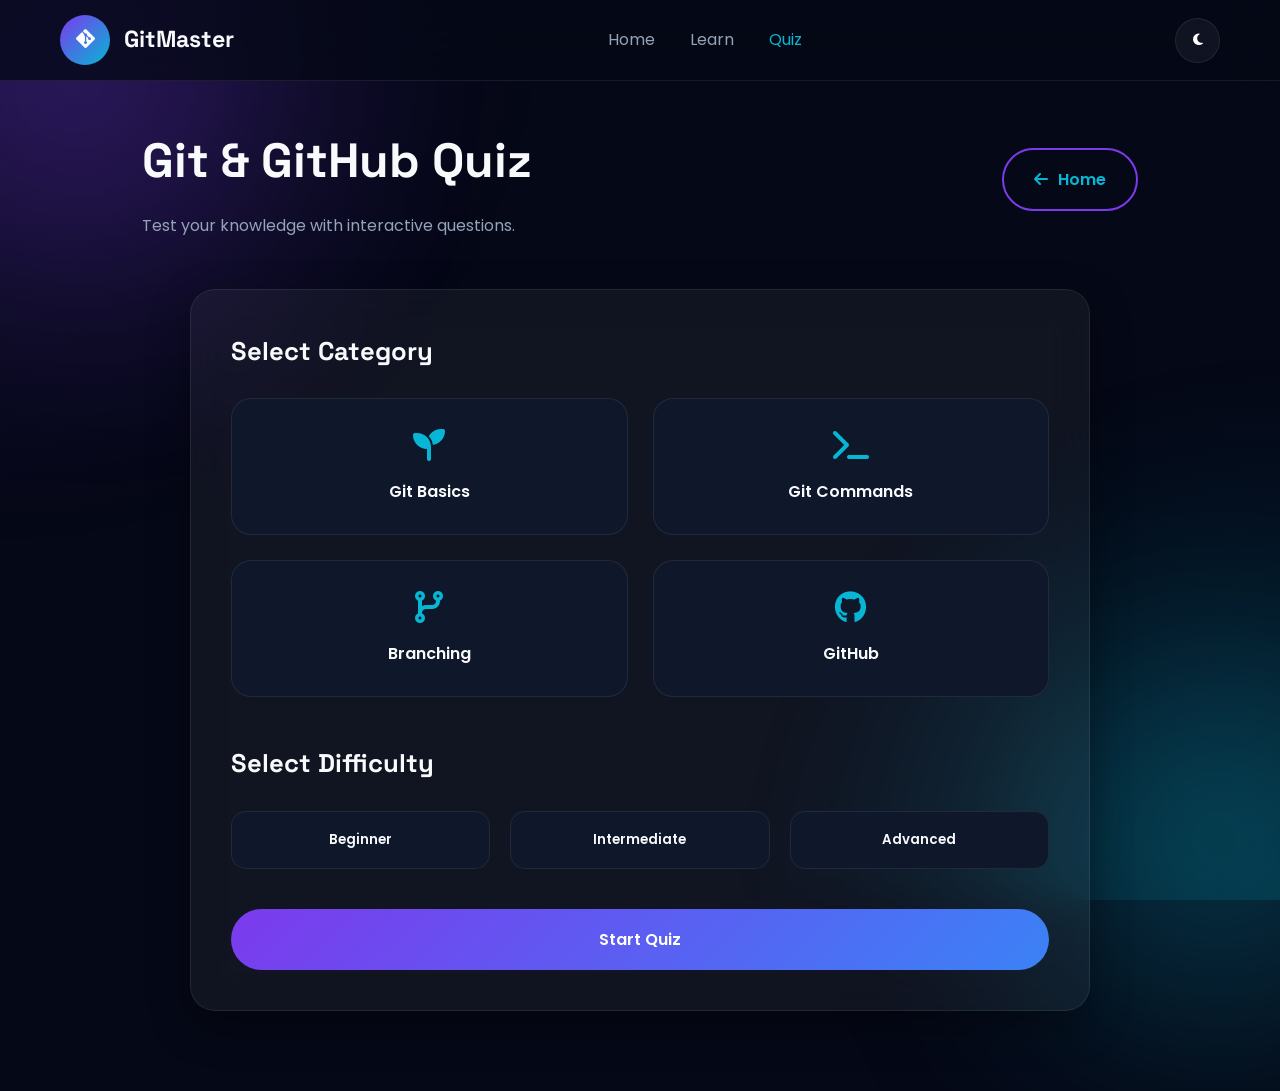
<file: quiz.html>
<!DOCTYPE html>
<html lang="en">

<head>
    <meta charset="UTF-8">
    <meta name="viewport" content="width=device-width, initial-scale=1.0">
    <title>GitMaster | Quiz</title>
    <meta name="description" content="Test your Git & GitHub knowledge with interactive quizzes.">
    <link rel="preconnect" href="https://fonts.googleapis.com">
    <link rel="preconnect" href="https://fonts.gstatic.com" crossorigin>
    <link href="https://fonts.googleapis.com/css2?family=Poppins:wght@300;400;500;600;700&family=Space+Grotesk:wght@400;500;600;700&display=swap" rel="stylesheet">
    <link rel="stylesheet" href="https://cdnjs.cloudflare.com/ajax/libs/font-awesome/6.7.2/css/all.min.css">
    <link rel="stylesheet" href="css/style.css">
    <link rel="stylesheet" href="css/quiz.css">
</head>

<body>
    <div class="gradient-bg"></div>
    <div class="blur blur-one"></div>
    <div class="blur blur-two"></div>
    <header>
        <nav class="navbar">
            <a href="index.html" class="logo">
                <div class="logo-icon">
                    <i class="fab fa-git-alt"></i>
                </div>
                <div class="logo-text">
                    <h2>GitMaster</h2>
                </div>
            </a>
            <ul class="nav-links">
                <li><a href="index.html">Home</a></li>
                <li><a href="learn.html">Learn</a></li>
                <li><a href="quiz.html" class="active">Quiz</a></li>
            </ul>
            <div class="nav-actions">
                <button id="theme-btn">
                    <i class="fas fa-moon"></i>
                </button>
            </div>
        </nav>
    </header>
    <section class="quiz-page">
        <div class="quiz-top">
            <div>
                <h1>Git & GitHub Quiz</h1>
                <p>Test your knowledge with interactive questions.</p>
            </div>
            <a href="index.html" class="back-home">
                <i class="fa-solid fa-arrow-left"></i>
                Home
            </a>
        </div>
        <div class="quiz-start-card">
            <h2>Select Category</h2>
            <div class="category-grid">
                <button class="category-btn" data-category="Git Basics">
                    <i class="fa-solid fa-seedling"></i>
                    Git Basics
                </button>
                <button class="category-btn" data-category="Git Commands">
                    <i class="fa-solid fa-terminal"></i>
                    Git Commands
                </button>
                <button class="category-btn" data-category="Branching">
                    <i class="fa-solid fa-code-branch"></i>
                    Branching
                </button>
                <button class="category-btn" data-category="GitHub">
                    <i class="fa-brands fa-github"></i>
                    GitHub
                </button>
            </div>
            <h2>Select Difficulty</h2>
            <div class="difficulty-grid">
                <button class="difficulty-btn" data-level="Beginner">
                    Beginner
                </button>
                <button class="difficulty-btn" data-level="Intermediate">
                    Intermediate
                </button>
                <button class="difficulty-btn" data-level="Advanced">
                    Advanced
                </button>
            </div>
            <button id="startQuiz" class="btn primary">
                Start Quiz
            </button>
        </div>
    </section>
    <!--==================== QUIZ CONTAINER ====================-->
    <section class="quiz-container" id="quizContainer">
        <div class="quiz-header">
            <div class="quiz-details">
                <span id="quizCategory">
                    Git Basics
                </span>
                <h2 id="questionCounter">
                    Question 1 / 20
                </h2>
            </div>
            <div class="timer">
                <i class="fa-solid fa-clock"></i>
                <span id="timer">
                    30
                </span>s
            </div>
        </div>
        <div class="progress">
            <div class="progress-bar" id="progressBar"></div>
        </div>
        <div class="question-box">
            <h2 id="questionText">
                Question appears here...
            </h2>
            <div class="options" id="optionsContainer">
                <button class="option-btn"></button>
                <button class="option-btn"></button>
                <button class="option-btn"></button>
                <button class="option-btn"></button>
            </div>
            <div class="explanation" id="explanationBox">
                <h3 id="answerStatus"></h3>
                <p id="answerExplanation"></p>
            </div>
            <div class="quiz-actions">
                <button id="prevQuestion" class="btn secondary">
                    <i class="fa-solid fa-arrow-left"></i>
                    Previous
                </button>
                <button id="nextQuestion" class="btn primary">
                    Next
                    <i class="fa-solid fa-arrow-right"></i>
                </button>
            </div>
        </div>
    </section>
    <!--==================== RESULT ====================-->
    <section class="result-container" id="resultContainer">
        <div class="result-card">
            <div class="result-icon">
                <i class="fa-solid fa-trophy"></i>
            </div>
            <h2>Quiz Completed!</h2>
            <p>Your Final Score</p>
            <h1 id="score">
                0 / 20
            </h1>
            <h3 id="percentage">
                0%
            </h3>
            <p id="resultMessage">
                Keep practicing to improve your Git skills.
            </p>
            <div class="result-stats">
                <div>
                    <h4 id="correctAnswers">
                        0
                    </h4>
                    <span>Correct</span>
                </div>
                <div>
                    <h4 id="wrongAnswers">
                        0
                    </h4>
                    <span>Wrong</span>
                </div>
                <div>
                    <h4 id="timeTaken">
                        0m
                    </h4>
                    <span>Time</span>
                </div>
            </div>
            <div class="result-buttons">
                <button class="btn primary" id="restartQuiz">
                    Restart Quiz
                </button>
                <a href="index.html" class="btn secondary">
                    Back Home
                </a>
            </div>
        </div>
    </section>
    <button id="scrollTop">
        <i class="fas fa-arrow-up"></i>
    </button>
    <script src="js/questions.js"></script>
    <script src="js/quiz.js"></script>
</body>

</html>
</file>
<file: css/style.css>
/*========== GOOGLE FONTS ==========*/
:root {
    --bg: #050816;
    --surface: #0f172a;
    --surface-2: #111c34;
    --primary: #7c3aed;
    --secondary: #3b82f6;
    --accent: #06b6d4;
    --success: #22c55e;
    --warning: #f59e0b;
    --text: #f8fafc;
    --text-light: #94a3b8;
    --border: rgba(255, 255, 255, .08);
    --glass: rgba(255, 255, 255, .05);
    --shadow: 0 15px 40px rgba(0, 0, 0, .35);
    --radius: 20px;
    --transition: .35s ease;
    --max-width: 1200px;
}

/*========== RESET ==========*/
* {
    margin: 0;
    padding: 0;
    box-sizing: border-box;
}

html {
    scroll-behavior: smooth;
}

body {
    font-family: "Poppins", sans-serif;
    background: var(--bg);
    color: var(--text);
    overflow-x: hidden;
    line-height: 1.7;
}

img {
    max-width: 100%;
    display: block;
}

a {
    text-decoration: none;
    color: inherit;
}

ul {
    list-style: none;
}

button {
    border: none;
    outline: none;
    cursor: pointer;
    font-family: inherit;
}

section {
    padding: 90px 8%;
}

h1,
h2,
h3,
h4 {
    font-family: "Space Grotesk", sans-serif;
    font-weight: 700;
}

.container {
    max-width: var(--max-width);
    margin: auto;
}

/*========== SCROLLBAR ==========*/
::-webkit-scrollbar {
    width: 8px;
}

::-webkit-scrollbar-track {
    background: #08101f;
}

::-webkit-scrollbar-thumb {
    background: var(--primary);
    border-radius: 20px;
}

/*========== BACKGROUND ==========*/
.gradient-bg {
    position: fixed;
    inset: 0;
    background:
        radial-gradient(circle at top left, #7c3aed25 0%, transparent 35%),
        radial-gradient(circle at bottom right, #06b6d425 0%, transparent 35%);
    z-index: -3;
}

.blur {
    position: fixed;
    width: 320px;
    height: 320px;
    border-radius: 50%;
    filter: blur(120px);
    z-index: -2;
}

.blur-one {
    background: #7c3aed55;
    top: -80px;
    left: -80px;
}

.blur-two {
    background: #06b6d455;
    right: -100px;
    bottom: -100px;
}

/*========== SECTION TITLE ==========*/
.section-heading {
    text-align: center;
    max-width: 700px;
    margin: 0 auto 60px;
}

.section-badge {
    display: inline-block;
    padding: .55rem 1rem;
    background: var(--glass);
    border: 1px solid var(--border);
    border-radius: 999px;
    color: var(--accent);
    font-size: .9rem;
    margin-bottom: 18px;
}

.section-heading h2 {
    font-size: 2.6rem;
    margin-bottom: 18px;
}

.section-heading p {
    color: var(--text-light);
}

/*========== BUTTONS ==========*/
.btn {
    display: inline-flex;
    align-items: center;
    justify-content: center;
    padding: 14px 30px;
    border-radius: 999px;
    font-weight: 600;
    transition: var(--transition);
}

.btn.primary {
    background: linear-gradient(135deg, var(--primary), var(--secondary));
    color: #fff;
}

.btn.primary:hover {
    transform: translateY(-4px);
    box-shadow: 0 12px 30px rgba(124, 58, 237, .4);
}

.btn.secondary {
    border: 1px solid var(--border);
    background: var(--glass);
    backdrop-filter: blur(15px);
}

.btn.secondary:hover {
    border-color: var(--accent);
    color: var(--accent);
}

/*========== NAVBAR ==========*/
header {
    position: fixed;
    top: 0;
    left: 0;
    width: 100%;
    z-index: 1000;
    backdrop-filter: blur(20px);
    background: rgba(5, 8, 22, .75);
    border-bottom: 1px solid var(--border);
}

.navbar {
    max-width: var(--max-width);
    margin: auto;
    height: 80px;
    display: flex;
    align-items: center;
    justify-content: space-between;
    padding: 0 20px;
}

.logo {
    display: flex;
    align-items: center;
    gap: 14px;
}

.logo-icon {
    width: 50px;
    height: 50px;
    border-radius: 50%;
    display: grid;
    place-items: center;
    background: linear-gradient(135deg, var(--primary), var(--accent));
    color: #fff;
    font-size: 1.35rem;
}

.logo-text h2 {
    font-size: 1.45rem;
    font-weight: 700;
}

.logo-text span {
    color: var(--text-light);
    font-size: .82rem;
}

.nav-links {
    display: flex;
    gap: 35px;
}

.nav-links a {
    color: var(--text-light);
    transition: var(--transition);
    position: relative;
}

.nav-links a:hover {
    color: #fff;
}

.nav-links a::after {
    content: "";
    position: absolute;
    left: 0;
    bottom: -8px;
    width: 0;
    height: 2px;
    background: var(--primary);
    transition: var(--transition);
}

.nav-links a:hover::after {
    width: 100%;
}

.nav-actions {
    display: flex;
    align-items: center;
    gap: 15px;
}

#theme-btn,
.menu-btn {
    width: 45px;
    height: 45px;
    border-radius: 50%;
    background: var(--glass);
    border: 1px solid var(--border);
    color: #fff;
    display: grid;
    place-items: center;
    transition: var(--transition);
}

#theme-btn:hover,
.menu-btn:hover {
    background: var(--primary);
}

.menu-btn {
    display: none;
}

/*========== HERO ==========*/
.hero {
    max-width: var(--max-width);
    margin: auto;
    min-height: 100vh;
    display: grid;
    grid-template-columns: repeat(2, 1fr);
    align-items: center;
    gap: 60px;
    padding-top: 100px;
}

.hero-badge {
    display: inline-block;
    padding: .6rem 1rem;
    border-radius: 999px;
    background: var(--glass);
    border: 1px solid var(--border);
    color: var(--accent);
    margin-bottom: 25px;
}

.hero h1 {
    font-size: 4rem;
    line-height: 1.15;
    margin-bottom: 24px;
}

.hero h1 span {
    background: linear-gradient(135deg, var(--primary), var(--accent));
    -webkit-background-clip: text;
    -webkit-text-fill-color: transparent;
}

.hero p {
    color: var(--text-light);
    margin-bottom: 35px;
    max-width: 560px;
}

.hero-buttons {
    display: flex;
    flex-direction: column;
    gap: 18px;
    max-width: 520px;
    margin: 0 auto;
    align-items: center;
}

.hero-buttons .btn {
    width: 100%;
    justify-content: center;
}

.hero-visual {
    display: flex;
    justify-content: center;
}

.git-card {
    width: 100%;
    max-width: 480px;
    padding: 30px;
    border-radius: var(--radius);
    background: var(--glass);
    border: 1px solid var(--border);
    backdrop-filter: blur(25px);
    box-shadow: var(--shadow);
}

.terminal {
    background: #0b1220;
    border-radius: 15px;
    padding: 20px;
    margin-bottom: 25px;
}

.terminal span {
    display: block;
    color: var(--success);
    font-family: monospace;
    margin: 12px 0;
}

.git-graph {
    display: flex;
    justify-content: space-between;
    align-items: center;
    position: relative;
    margin-top: 25px;
}

.branch {
    position: absolute;
    left: 5%;
    right: 5%;
    height: 4px;
    background: linear-gradient(to right, var(--primary), var(--accent));
}

.node {
    width: 18px;
    height: 18px;
    background: var(--accent);
    border-radius: 50%;
    z-index: 2;
    box-shadow: 0 0 20px var(--accent);
}

/*========== STATS ==========*/
.stats {
    max-width: var(--max-width);
    margin: auto;
    display: grid;
    grid-template-columns: repeat(4, 1fr);
    gap: 25px;
}

.stat-card {
    padding: 35px 20px;
    text-align: center;
    border-radius: var(--radius);
    background: var(--glass);
    border: 1px solid var(--border);
    backdrop-filter: blur(18px);
    transition: var(--transition);
}

.stat-card:hover {
    transform: translateY(-8px);
    border-color: var(--primary);
}

.stat-card h2 {
    font-size: 2.4rem;
    color: var(--accent);
    margin-bottom: 10px;
}

.stat-card p {
    color: var(--text-light);
}

/*========== ROADMAP ==========*/
.roadmap {
    max-width: var(--max-width);
    margin: auto;
}

.roadmap-container {
    display: grid;
    grid-template-columns: repeat(4, 1fr);
    align-items: center;
    gap: 20px;
}

.roadmap-card {
    background: var(--glass);
    border: 1px solid var(--border);
    backdrop-filter: blur(20px);
    border-radius: var(--radius);
    padding: 35px 25px;
    text-align: center;
    position: relative;
    transition: var(--transition);
}

.roadmap-card:hover {
    transform: translateY(-10px);
    border-color: var(--primary);
    box-shadow: var(--shadow);
}

.roadmap-icon {
    width: 70px;
    height: 70px;
    margin: 0 auto 20px;
    border-radius: 50%;
    display: grid;
    place-items: center;
    font-size: 1.6rem;
    background: linear-gradient(135deg, var(--primary), var(--accent));
    color: #fff;
}

.roadmap-card h3 {
    margin-bottom: 15px;
    font-size: 1.3rem;
}

.roadmap-card p {
    color: var(--text-light);
    font-size: .95rem;
}

.roadmap-card span {
    position: absolute;
    top: 18px;
    right: 18px;
    color: rgba(255, 255, 255, .08);
    font-size: 2.8rem;
    font-weight: 700;
}

.roadmap-line {
    height: 4px;
    background: linear-gradient(to right, var(--primary), var(--accent));
    border-radius: 999px;
}

/*========== FEATURES ==========*/
.features {
    max-width: var(--max-width);
    margin: auto;
}

.feature-grid {
    display: grid;
    grid-template-columns: repeat(2, 1fr);
    gap: 30px;
}

.feature-card {
    padding: 35px;
    border-radius: var(--radius);
    background: var(--glass);
    border: 1px solid var(--border);
    backdrop-filter: blur(20px);
    transition: var(--transition);
}

.feature-card:hover {
    transform: translateY(-8px);
    border-color: var(--accent);
}

.feature-card i {
    width: 65px;
    height: 65px;
    border-radius: 18px;
    display: grid;
    place-items: center;
    font-size: 1.5rem;
    margin-bottom: 22px;
    background: linear-gradient(135deg, var(--primary), var(--secondary));
}

.feature-card h3 {
    margin-bottom: 14px;
}

.feature-card p {
    color: var(--text-light);
}

/*========== LEARNING PATHS ==========*/
.learning-paths {
    max-width: var(--max-width);
    margin: auto;
}

.path-grid {
    display: grid;
    grid-template-columns: repeat(3, 1fr);
    gap: 30px;
}

.path-card {
    padding: 35px;
    border-radius: 25px;
    background: var(--glass);
    border: 1px solid var(--border);
    backdrop-filter: blur(18px);
    transition: var(--transition);
    position: relative;
    overflow: hidden;
}

.path-card::before {
    content: "";
    position: absolute;
    left: 0;
    top: 0;
    width: 100%;
    height: 5px;
}

.beginner::before {
    background: #22c55e;
}

.intermediate::before {
    background: #f59e0b;
}

.advanced::before {
    background: #ef4444;
}

.path-card:hover {
    transform: translateY(-10px);
    box-shadow: var(--shadow);
}

.path-header {
    margin-bottom: 20px;
}

.path-level {
    display: inline-block;
    padding: 8px 18px;
    border-radius: 999px;
    background: rgba(255, 255, 255, .08);
    color: var(--accent);
    font-size: .85rem;
}

.path-card h3 {
    margin-bottom: 15px;
}

.path-card p {
    color: var(--text-light);
    margin-bottom: 20px;
}

.path-card ul {
    display: flex;
    flex-direction: column;
    gap: 12px;
    margin-bottom: 30px;
}

.path-card li {
    display: flex;
    align-items: center;
    gap: 10px;
    color: var(--text-light);
}

.path-card li i {
    color: var(--success);
}

.path-btn {
    display: inline-flex;
    align-items: center;
    justify-content: center;
    width: 100%;
    padding: 14px;
    border-radius: 999px;
    background: linear-gradient(135deg, var(--primary), var(--secondary));
    color: #fff;
    font-weight: 600;
    transition: var(--transition);
}

.path-btn:hover {
    transform: translateY(-4px);
}

/*========== PRACTICE ==========*/
.practice {
    max-width: var(--max-width);
    margin: auto;
}

.practice-grid {
    display: grid;
    grid-template-columns: repeat(2, 1fr);
    gap: 30px;
}

.practice-card {
    padding: 35px;
    text-align: center;
    border-radius: 25px;
    background: var(--glass);
    border: 1px solid var(--border);
    backdrop-filter: blur(20px);
    transition: var(--transition);
}

.practice-card:hover {
    transform: translateY(-10px);
    border-color: var(--primary);
}

.practice-card i {
    width: 80px;
    height: 80px;
    margin: 0 auto 25px;
    border-radius: 50%;
    display: grid;
    place-items: center;
    font-size: 1.8rem;
    background: linear-gradient(135deg, var(--primary), var(--accent));
}

.practice-card h3 {
    margin-bottom: 15px;
}

.practice-card p {
    color: var(--text-light);
}

/*========== DASHBOARD ==========*/
.dashboard {
    max-width: var(--max-width);
    margin: auto;
}

.dashboard-grid {
    display: grid;
    grid-template-columns: repeat(4, 1fr);
    gap: 25px;
}

.dashboard-card {
    padding: 35px;
    text-align: center;
    border-radius: var(--radius);
    background: var(--glass);
    border: 1px solid var(--border);
    backdrop-filter: blur(20px);
    transition: var(--transition);
}

.dashboard-card:hover {
    transform: translateY(-8px);
    border-color: var(--accent);
    box-shadow: var(--shadow);
}

.dashboard-card i {
    font-size: 2rem;
    color: var(--accent);
    margin-bottom: 18px;
}

.dashboard-card h3 {
    margin-bottom: 10px;
}

.dashboard-card span {
    font-size: 2rem;
    font-weight: 700;
    color: var(--primary);
}

/*========== COMMANDS ==========*/
.commands {
    max-width: var(--max-width);
    margin: auto;
}

.command-grid {
    display: grid;
    grid-template-columns: repeat(3, 1fr);
    gap: 25px;
}

.command-card {
    background: var(--glass);
    border: 1px solid var(--border);
    border-radius: 20px;
    padding: 30px;
    transition: var(--transition);
}

.command-card:hover {
    transform: translateY(-8px);
    border-color: var(--primary);
}

.command-card code {
    display: inline-block;
    padding: 10px 15px;
    background: #0b1220;
    border-radius: 10px;
    color: var(--success);
    font-size: 1rem;
    margin-bottom: 18px;
}

.command-card p {
    color: var(--text-light);
}

/*========== FAQ ==========*/
.faq {
    max-width: 900px;
    margin: auto;
}

.faq-container {
    display: flex;
    flex-direction: column;
    gap: 20px;
}

.faq-item {
    padding: 28px;
    border-radius: 20px;
    background: var(--glass);
    border: 1px solid var(--border);
    transition: var(--transition);
}

.faq-item:hover {
    border-color: var(--primary);
}

.faq-item h3 {
    margin-bottom: 12px;
}

.faq-item p {
    color: var(--text-light);
}

/*========== FOOTER ==========*/
footer {
    margin-top: 100px;
    padding: 70px 8% 25px;
    background: #070d18;
    border-top: 1px solid var(--border);
}

.footer-content {
    max-width: var(--max-width);
    margin: auto;
    display: grid;
    grid-template-columns: 2fr 1fr 1fr;
    gap: 50px;
}

.footer-logo i {
    font-size: 2rem;
    color: var(--primary);
    margin-bottom: 15px;
}

.footer-logo h2 {
    margin-bottom: 12px;
}

.footer-logo p {
    color: var(--text-light);
    max-width: 320px;
}

.footer-links h3 {
    margin-bottom: 18px;
}

.footer-links {
    display: flex;
    flex-direction: column;
}

.footer-links a {
    color: var(--text-light);
    margin-bottom: 12px;
    transition: var(--transition);
}

.footer-links a:hover {
    color: var(--accent);
    padding-left: 6px;
}

.footer-bottom {
    text-align: center;
    border-top: 1px solid var(--border);
    margin-top: 50px;
    padding-top: 25px;
    color: var(--text-light);
}

/*========== SCROLL TOP ==========*/
#scrollTop {
    position: fixed;
    right: 25px;
    bottom: 25px;
    width: 52px;
    height: 52px;
    border-radius: 50%;
    background: linear-gradient(135deg, var(--primary), var(--accent));
    color: #fff;
    display: grid;
    place-items: center;
    font-size: 1.1rem;
    box-shadow: var(--shadow);
    transition: var(--transition);
}

#scrollTop:hover {
    transform: translateY(-5px);
}

/*========== ANIMATIONS ==========*/
@keyframes float {

    0%,
    100% {
        transform: translateY(0);
    }

    50% {
        transform: translateY(-15px);
    }
}

.git-card {
    animation: float 5s ease-in-out infinite;
}

@keyframes fadeUp {
    from {
        opacity: 0;
        transform: translateY(40px);
    }

    to {
        opacity: 1;
        transform: translateY(0);
    }
}

.hero-content,
.hero-visual,
.stat-card,
.roadmap-card,
.feature-card,
.path-card,
.practice-card,
.dashboard-card,
.command-card,
.faq-item {
    animation: fadeUp .8s ease both;
}

/*========== RESPONSIVE ==========*/
@media(max-width:1100px) {
    .hero {
        grid-template-columns: 1fr;
        text-align: center;
    }

    .hero p {
        margin-inline: auto;
    }

    .hero-buttons {
        justify-content: center;
    }

    .stats,
    .dashboard-grid,
    .roadmap-container {
        grid-template-columns: repeat(2, 1fr);
    }

    .roadmap-line {
        display: none;
    }

    .feature-grid,
    .practice-grid,
    .path-grid,
    .command-grid,
    .footer-content {
        grid-template-columns: 1fr;
    }
}

@media(max-width:768px) {
    section {
        padding: 70px 6%;
    }

    .navbar {
        height: 75px;
    }

    .nav-links {
        display: none;
    }

    .menu-btn {
        display: grid;
    }

    .hero h1 {
        font-size: 2.8rem;
    }

    .section-heading h2 {
        font-size: 2rem;
    }

    .stats,
    .dashboard-grid {
        grid-template-columns: 1fr;
    }

    .roadmap-container {
        grid-template-columns: 1fr;
    }

    .roadmap-card span {
        font-size: 2rem;
    }

    .hero-buttons {
        flex-direction: column;
    }

    .btn {
        width: 100%;
    }

    #scrollTop {
        width: 48px;
        height: 48px;
        right: 18px;
        bottom: 18px;
    }
}

@media(max-width:500px) {
    .hero h1 {
        font-size: 2.2rem;
    }

    .logo-text span {
        display: none;
    }

    .section-heading h2 {
        font-size: 1.8rem;
    }

    .command-grid {
        grid-template-columns: 1fr;
    }

    .path-card,
    .feature-card,
    .practice-card,
    .dashboard-card,
    .roadmap-card,
    .command-card,
    .faq-item {
        padding: 25px;
    }
}

.show-menu {
    display: flex !important;
}

.nav-links a.active {
    color: var(--accent);
}

#scrollTop {
    opacity: 0;
    pointer-events: none;
    transform: translateY(20px);
}

.light-theme {
    --bg: #f8fafc;
    --surface: #ffffff;
    --surface-2: #f1f5f9;
    --text: #0f172a;
    --text-light: #475569;
    --glass: rgba(255, 255, 255, .7);
    --border: rgba(15, 23, 42, .08);
}

/*========== LIGHT THEME NAVBAR ==========*/

.light-theme header {
    background: rgba(255, 255, 255, .92);
    backdrop-filter: blur(20px);
    border-bottom: 1px solid rgba(15, 23, 42, .12);
    box-shadow: 0 4px 20px rgba(15, 23, 42, .08);
}

.light-theme .nav-links a {
    color: #334155;
}

.light-theme .nav-links a:hover,
.light-theme .nav-links a.active {
    color: var(--primary);
}

.light-theme #theme-btn,
.light-theme .menu-btn {
    background: #f1f5f9;
    border: 1px solid rgba(15, 23, 42, .12);
    color: #0f172a;
}

.light-theme .logo-text h2 {
    color: #0f172a;
}

.light-theme .logo-text span {
    color: #64748b;
}

.hidden {
    opacity: 0;
    transform: translateY(50px);
    transition: .7s ease;
}
</file>
<file: css/learn.css>
/*========== LEARN PAGE STYLES ==========*/

/*==========HERO==========*/

.learn-hero {
    padding: 140px 0 40px;
    text-align: center;
}

.learn-hero h1 {
    font-size: 3.5rem;
    font-family: "Poppins", sans-serif;
    margin-bottom: 20px;
    color: var(--text);
}

.learn-hero p {
    max-width: 750px;
    margin: 0 auto;
    color: var(--muted);
    font-size: 1.1rem;
    line-height: 1.8;
}

/*==========ROADMAP==========*/

.roadmap {
    padding: 80px 0;
}

.roadmap h2 {
    text-align: center;
    font-size: 2.5rem;
    margin-bottom: 15px;
}

.roadmap .section-description {
    text-align: center;
    max-width: 700px;
    margin: 0 auto 50px;
}

.roadmap-grid {
    display: grid;
    grid-template-columns: repeat(auto-fit, minmax(280px, 1fr));
    gap: 30px;
}

.roadmap-card {
    background: var(--surface);
    border: 1px solid rgba(255, 255, 255, .08);
    border-radius: 20px;
    padding: 35px;
    text-align: center;
    text-decoration: none;
    color: var(--text);
    transition: .35s;
}

.roadmap-card:hover {
    transform: translateY(-10px);
    border-color: var(--primary);
    box-shadow: 0 20px 40px rgba(124, 58, 237, .20);
}

.roadmap-card i {
    font-size: 2.2rem;
    color: var(--primary);
    margin-bottom: 20px;
}

.roadmap-card h3 {
    margin-bottom: 15px;
    font-size: 1.4rem;
}

.roadmap-card p {
    color: var(--muted);
    line-height: 1.7;
}

/*==========LESSONS==========*/

.lesson-section {
    padding: 80px 0;
}

.lesson-card {
    background: var(--surface);
    border: 1px solid rgba(255, 255, 255, .08);
    border-radius: 20px;
    padding: 35px;
    margin-bottom: 30px;
    transition: .35s;
}

.lesson-card:hover {
    border-color: var(--primary);
    box-shadow: 0 20px 40px rgba(124, 58, 237, .18);
}

.lesson-card h3 {
    font-size: 1.5rem;
    margin-bottom: 20px;
    color: var(--text);
}

.lesson-card p {
    color: var(--muted);
    line-height: 1.8;
    margin-bottom: 20px;
}

.lesson-list {
    padding-left: 20px;
    color: var(--muted);
    line-height: 2;
}

.lesson-list li {
    margin-bottom: 10px;
}

.feature-grid {
    display: grid;
    grid-template-columns: repeat(auto-fit, minmax(220px, 1fr));
    gap: 25px;
    margin-top: 25px;
}

.feature-item {
    background: var(--surface-2);
    border: 1px solid rgba(255, 255, 255, .06);
    border-radius: 16px;
    padding: 25px;
    text-align: center;
    transition: .3s;
}

.feature-item:hover {
    transform: translateY(-8px);
    border-color: var(--primary);
}

.feature-item i {
    font-size: 2rem;
    color: var(--primary);
    margin-bottom: 15px;
}

.feature-item h4 {
    margin-bottom: 10px;
    color: var(--text);
}

.feature-item p {
    margin: 0;
    font-size: .95rem;
}

/*==========CODE BLOCKS==========*/

pre {
    background: #0b1120;
    border: 1px solid rgba(255, 255, 255, .08);
    border-left: 4px solid var(--primary);
    border-radius: 16px;
    padding: 20px;
    margin: 20px 0;
    overflow-x: auto;
}

pre code {
    font-family: "Courier New", monospace;
    font-size: .95rem;
    line-height: 1.8;
    color: #e2e8f0;
}

code {
    font-family: "Courier New", monospace;
    color: var(--accent);
}

.command {
    display: inline-block;
    background: rgba(124, 58, 237, .12);
    color: var(--primary);
    padding: 6px 12px;
    border-radius: 8px;
    font-family: "Courier New", monospace;
    font-size: .9rem;
    margin: 6px 6px 6px 0;
}

.note {
    background: rgba(59, 130, 246, .08);
    border-left: 4px solid var(--secondary);
    padding: 20px;
    border-radius: 12px;
    margin: 25px 0;
}

.note h4 {
    margin-bottom: 10px;
    color: var(--secondary);
}

.note p {
    margin: 0;
    color: var(--muted);
    line-height: 1.7;
}

.tip {
    background: rgba(6, 182, 212, .08);
    border-left: 4px solid var(--accent);
    padding: 20px;
    border-radius: 12px;
    margin: 25px 0;
}

.tip h4 {
    margin-bottom: 10px;
    color: var(--accent);
}

.tip p {
    margin: 0;
    color: var(--muted);
    line-height: 1.7;
}

.warning {
    background: rgba(239, 68, 68, .08);
    border-left: 4px solid #ef4444;
    padding: 20px;
    border-radius: 12px;
    margin: 25px 0;
}

.warning h4 {
    margin-bottom: 10px;
    color: #ef4444;
}

.warning p {
    margin: 0;
    color: var(--muted);
    line-height: 1.7;
}

.lesson-card strong {
    color: var(--text);
}

.lesson-card a {
    color: var(--primary);
    text-decoration: none;
}

.lesson-card a:hover {
    text-decoration: underline;
}

/*==========FOOTER==========*/

footer {
    padding: 50px 0;
    text-align: center;
    border-top: 1px solid rgba(255, 255, 255, .08);
    margin-top: 80px;
}

footer p {
    color: var(--muted);
    font-size: .95rem;
}

/*==========SCROLLBAR==========*/

::-webkit-scrollbar {
    width: 10px;
}

::-webkit-scrollbar-track {
    background: var(--bg);
}

::-webkit-scrollbar-thumb {
    background: var(--primary);
    border-radius: 20px;
}

::-webkit-scrollbar-thumb:hover {
    background: #6d28d9;
}

/*==========ANIMATIONS==========*/

.roadmap-card,
.lesson-card,
.feature-item {
    animation: fadeUp .6s ease forwards;
}

@keyframes fadeUp {
    from {
        opacity: 0;
        transform: translateY(30px);
    }

    to {
        opacity: 1;
        transform: translateY(0);
    }
}

/*==========RESPONSIVE==========*/

@media(max-width:992px) {

    .learn-hero {
        padding: 120px 0 70px;
    }

    .learn-hero h1 {
        font-size: 2.8rem;
    }

    .roadmap-grid {
        grid-template-columns: repeat(2, 1fr);
    }

    .feature-grid {
        grid-template-columns: repeat(2, 1fr);
    }

}

@media(max-width:768px) {

    .learn-hero h1 {
        font-size: 2.3rem;
    }

    .learn-hero p {
        font-size: 1rem;
    }

    .roadmap-grid,
    .feature-grid {
        grid-template-columns: 1fr;
    }

    .lesson-card {
        padding: 25px;
    }

    pre {
        padding: 16px;
    }

}

@media(max-width:480px) {

    .learn-hero {
        padding: 100px 0 60px;
    }

    .learn-hero h1 {
        font-size: 2rem;
    }

    .lesson-card h3 {
        font-size: 1.25rem;
    }

    .section-description {
        font-size: .95rem;
    }

    pre code {
        font-size: .85rem;
    }

}

/*========== LEARN HERO ==========*/

.quiz-top {
    display: flex;
    justify-content: center;
    margin: 30px auto 20px;
    max-width: 1100px;
}

.hero-content {
    max-width: 850px;
    display: flex;
    flex-direction: column;
    align-items: center;
    text-align: center;
    gap: 20px;
    margin: 0 auto;
}

.back-home {
    display: inline-flex;
    align-items: center;
    justify-content: center;
    gap: 10px;
    padding: 16px 30px;
    border: 2px solid var(--primary);
    border-radius: 999px;
    color: var(--accent);
    background: transparent;
    font-weight: 600;
    transition: var(--transition);
    margin-top: 10px;
}

.back-home:hover {
    background: linear-gradient(135deg, var(--primary), var(--secondary));
    color: #fff;
    border-color: transparent;
    transform: translateY(-3px);
}

.back-home:hover {
    background: linear-gradient(135deg, var(--primary), var(--secondary));
    color: #fff;
    border-color: transparent;
    transform: translateY(-3px);
}

@media(max-width:768px) {

    .quiz-top {
        flex-direction: column;
        align-items: flex-start;
    }

    .back-home {
        margin-top: 20px;
    }

}
</file>
<file: css/quiz.css>
/*========== QUIZ PAGE ==========*/
.quiz-page {
    max-width: 1200px;
    margin: 120px auto 80px;
    padding: 0 8%;
}

.quiz-top {
    display: flex;
    justify-content: space-between;
    align-items: center;
    margin-bottom: 50px;
}

.quiz-top h1 {
    font-size: 3rem;
    margin-bottom: 10px;
}

.quiz-top p {
    color: var(--text-light);
}

.back-home {
    display: flex;
    align-items: center;
    gap: 10px;
    padding: 16px 30px;
    border: 2px solid var(--primary);
    border-radius: 999px;
    color: var(--accent);
    background: transparent;
    font-weight: 600;
    transition: var(--transition);
}

.back-home:hover {
    background: linear-gradient(135deg, var(--primary), var(--secondary));
    color: #fff;
    border-color: transparent;
    transform: translateY(-3px);
}

/*========== START CARD ==========*/
.quiz-start-card {
    max-width: 900px;
    margin: auto;
    padding: 40px;
    border-radius: 25px;
    background: var(--glass);
    border: 1px solid var(--border);
    backdrop-filter: blur(20px);
    box-shadow: var(--shadow);
}

.quiz-start-card h2 {
    margin-bottom: 25px;
    font-size: 1.6rem;
}

/*========== CATEGORY ==========*/
.category-grid {
    display: grid;
    grid-template-columns: repeat(2, 1fr);
    gap: 25px;
    margin-bottom: 45px;
}

.category-btn {
    padding: 30px;
    border-radius: 20px;
    background: var(--surface);
    border: 1px solid var(--border);
    color: var(--text);
    font-size: 1rem;
    font-weight: 600;
    display: flex;
    flex-direction: column;
    align-items: center;
    gap: 18px;
    transition: var(--transition);
}

.category-btn i {
    font-size: 2rem;
    color: var(--accent);
}

.category-btn:hover {
    transform: translateY(-8px);
    border-color: var(--primary);
}

.category-btn.active {
    background: linear-gradient(135deg, var(--primary), var(--secondary));
    border-color: transparent;
    color: #fff;
}

.category-btn.active i {
    color: #fff;
}

/*========== DIFFICULTY ==========*/
.difficulty-grid {
    display: grid;
    grid-template-columns: repeat(3, 1fr);
    gap: 20px;
    margin-bottom: 40px;
}

.difficulty-btn {
    padding: 18px;
    border-radius: 15px;
    background: var(--surface);
    border: 1px solid var(--border);
    color: var(--text);
    font-weight: 600;
    transition: var(--transition);
}

.difficulty-btn:hover {
    border-color: var(--primary);
    transform: translateY(-5px);
}

.difficulty-btn.active {
    background: linear-gradient(135deg, var(--primary), var(--accent));
    border: none;
    color: #fff;
}

/*========== START BUTTON ==========*/
#startQuiz {
    width: 100%;
    padding: 18px;
    font-size: 1rem;
}

/*========== QUIZ CONTAINER ==========*/
.quiz-container {
    display: none;
    max-width: 900px;
    margin: 70px auto;
    padding: 40px;
    background: var(--glass);
    border: 1px solid var(--border);
    border-radius: 25px;
    backdrop-filter: blur(20px);
    box-shadow: var(--shadow);
}

.quiz-header {
    display: flex;
    justify-content: space-between;
    align-items: center;
    margin-bottom: 30px;
}

.quiz-details span {
    display: inline-block;
    padding: 8px 16px;
    border-radius: 999px;
    background: rgba(255, 255, 255, .08);
    color: var(--accent);
    margin-bottom: 12px;
    font-weight: 600;
}

.quiz-details h2 {
    font-size: 1.5rem;
}

.timer {
    display: flex;
    align-items: center;
    gap: 10px;
    padding: 12px 20px;
    border-radius: 999px;
    background: var(--surface);
    font-weight: 600;
}

.timer i {
    color: var(--warning);
}


/*========== PROGRESS ==========*/
.progress {
    width: 100%;
    height: 10px;
    background: rgba(255, 255, 255, .08);
    border-radius: 999px;
    overflow: hidden;
    margin: 30px 0;
}

.progress-bar {
    width: 0%;
    height: 100%;
    background: linear-gradient(90deg, var(--primary), var(--accent));
    transition: .4s ease;
}

/*========== QUESTION ==========*/
.question-box h2 {
    font-size: 2rem;
    margin-bottom: 35px;
    line-height: 1.5;
}

/*========== OPTIONS ==========*/
.options {
    display: grid;
    gap: 18px;
}

.option-btn {
    width: 100%;
    padding: 18px 22px;
    background: var(--surface);
    border: 1px solid var(--border);
    border-radius: 16px;
    color: var(--text);
    font-size: 1rem;
    text-align: left;
    transition: var(--transition);
    cursor: pointer;
}

.option-btn:hover {
    transform: translateX(8px);
    border-color: var(--primary);
}

.option-btn.correct {
    background: #14532d;
    border-color: #22c55e;
    color: #fff;
}

.option-btn.wrong {
    background: #7f1d1d;
    border-color: #ef4444;
    color: #fff;
}

.option-btn.disabled {
    pointer-events: none;
    opacity: .8;
}

/*========== EXPLANATION ==========*/
.explanation {
    display: none;
    margin-top: 30px;
    padding: 25px;
    background: rgba(255, 255, 255, .05);
    border: 1px solid var(--border);
    border-radius: 18px;
}

.explanation h3 {
    margin-bottom: 12px;
    font-size: 1.3rem;
}

.explanation p {
    color: var(--text-light);
}

/*========== ACTIONS ==========*/
.quiz-actions {
    display: flex;
    justify-content: space-between;
    align-items: center;
    margin-top: 35px;
    gap: 20px;
}

.quiz-actions .btn {
    min-width: 180px;
}

/*========== RESULT ==========*/
.result-container {
    display: none;
    max-width: 850px;
    margin: 100px auto;
    padding: 0 8%;
}

.result-card {
    padding: 50px;
    background: var(--glass);
    border: 1px solid var(--border);
    border-radius: 25px;
    backdrop-filter: blur(20px);
    text-align: center;
    box-shadow: var(--shadow);
}

.result-icon {
    width: 110px;
    height: 110px;
    margin: auto;
    margin-bottom: 25px;
    border-radius: 50%;
    display: grid;
    place-items: center;
    background: linear-gradient(135deg, var(--primary), var(--accent));
    font-size: 2.7rem;
    color: #fff;
}

.result-card h2 {
    font-size: 2.2rem;
    margin-bottom: 10px;
}

.result-card p {
    color: var(--text-light);
}

#score {
    font-size: 4.5rem;
    margin: 20px 0;
    background: linear-gradient(135deg, var(--primary), var(--accent));
    -webkit-background-clip: text;
    -webkit-text-fill-color: transparent;
}

#percentage {
    font-size: 2rem;
    margin-bottom: 20px;
    color: var(--accent);
}

.result-stats {
    display: grid;
    grid-template-columns: repeat(3, 1fr);
    gap: 20px;
    margin: 40px 0;
}

.result-stats div {
    padding: 25px;
    background: var(--surface);
    border: 1px solid var(--border);
    border-radius: 18px;
}

.result-stats h4 {
    font-size: 2rem;
    margin-bottom: 10px;
    color: var(--primary);
}

.result-stats span {
    color: var(--text-light);
}

.result-buttons {
    display: flex;
    justify-content: center;
    gap: 20px;
    margin-top: 35px;
    flex-wrap: wrap;
}

/*========== ANIMATION ==========*/
@keyframes pop {
    0% {
        transform: scale(.8);
        opacity: 0;
    }

    100% {
        transform: scale(1);
        opacity: 1;
    }
}

.result-card {
    animation: pop .5s ease;
}

/*========== RESPONSIVE ==========*/
@media(max-width:992px) {

    .quiz-top {
        flex-direction: column;
        align-items: flex-start;
        gap: 25px;
    }

    .category-grid {
        grid-template-columns: 1fr;
    }

    .difficulty-grid {
        grid-template-columns: 1fr;
    }

    .result-stats {
        grid-template-columns: 1fr;
    }

}

@media(max-width:768px) {

    .quiz-page {
        padding: 0 6%;
    }

    .quiz-container {
        padding: 25px;
    }

    .quiz-header {
        flex-direction: column;
        align-items: flex-start;
        gap: 20px;
    }

    .question-box h2 {
        font-size: 1.5rem;
    }

    .quiz-actions {
        flex-direction: column;
    }

    .quiz-actions .btn {
        width: 100%;
    }

    .result-card {
        padding: 35px 25px;
    }

    #score {
        font-size: 3.5rem;
    }

}

@media(max-width:500px) {

    .quiz-top h1 {
        font-size: 2.2rem;
    }

    .option-btn {
        padding: 16px;
        font-size: .95rem;
    }

    .timer {
        padding: 10px 16px;
    }

    .result-icon {
        width: 90px;
        height: 90px;
        font-size: 2rem;
    }

}

.light-theme {
    --bg: #f8fafc;
    --surface: #ffffff;
    --surface-2: #f1f5f9;
    --text: #0f172a;
    --text-light: #475569;
    --glass: rgba(255, 255, 255, .75);
    --border: rgba(15, 23, 42, .08);
}

.light-theme body {
    background: var(--bg);
    color: var(--text);
}

.light-theme .quiz-start-card,
.light-theme .quiz-container,
.light-theme .result-card {
    background: rgba(255, 255, 255, .75);
}

.light-theme .option-btn {
    background: #fff;
}

.light-theme .progress {
    background: #dbe4ef;
}

.light-theme .timer {
    background: #eef2f7;
}

.light-theme .back-home {
    background: #fff;
}
</file>
